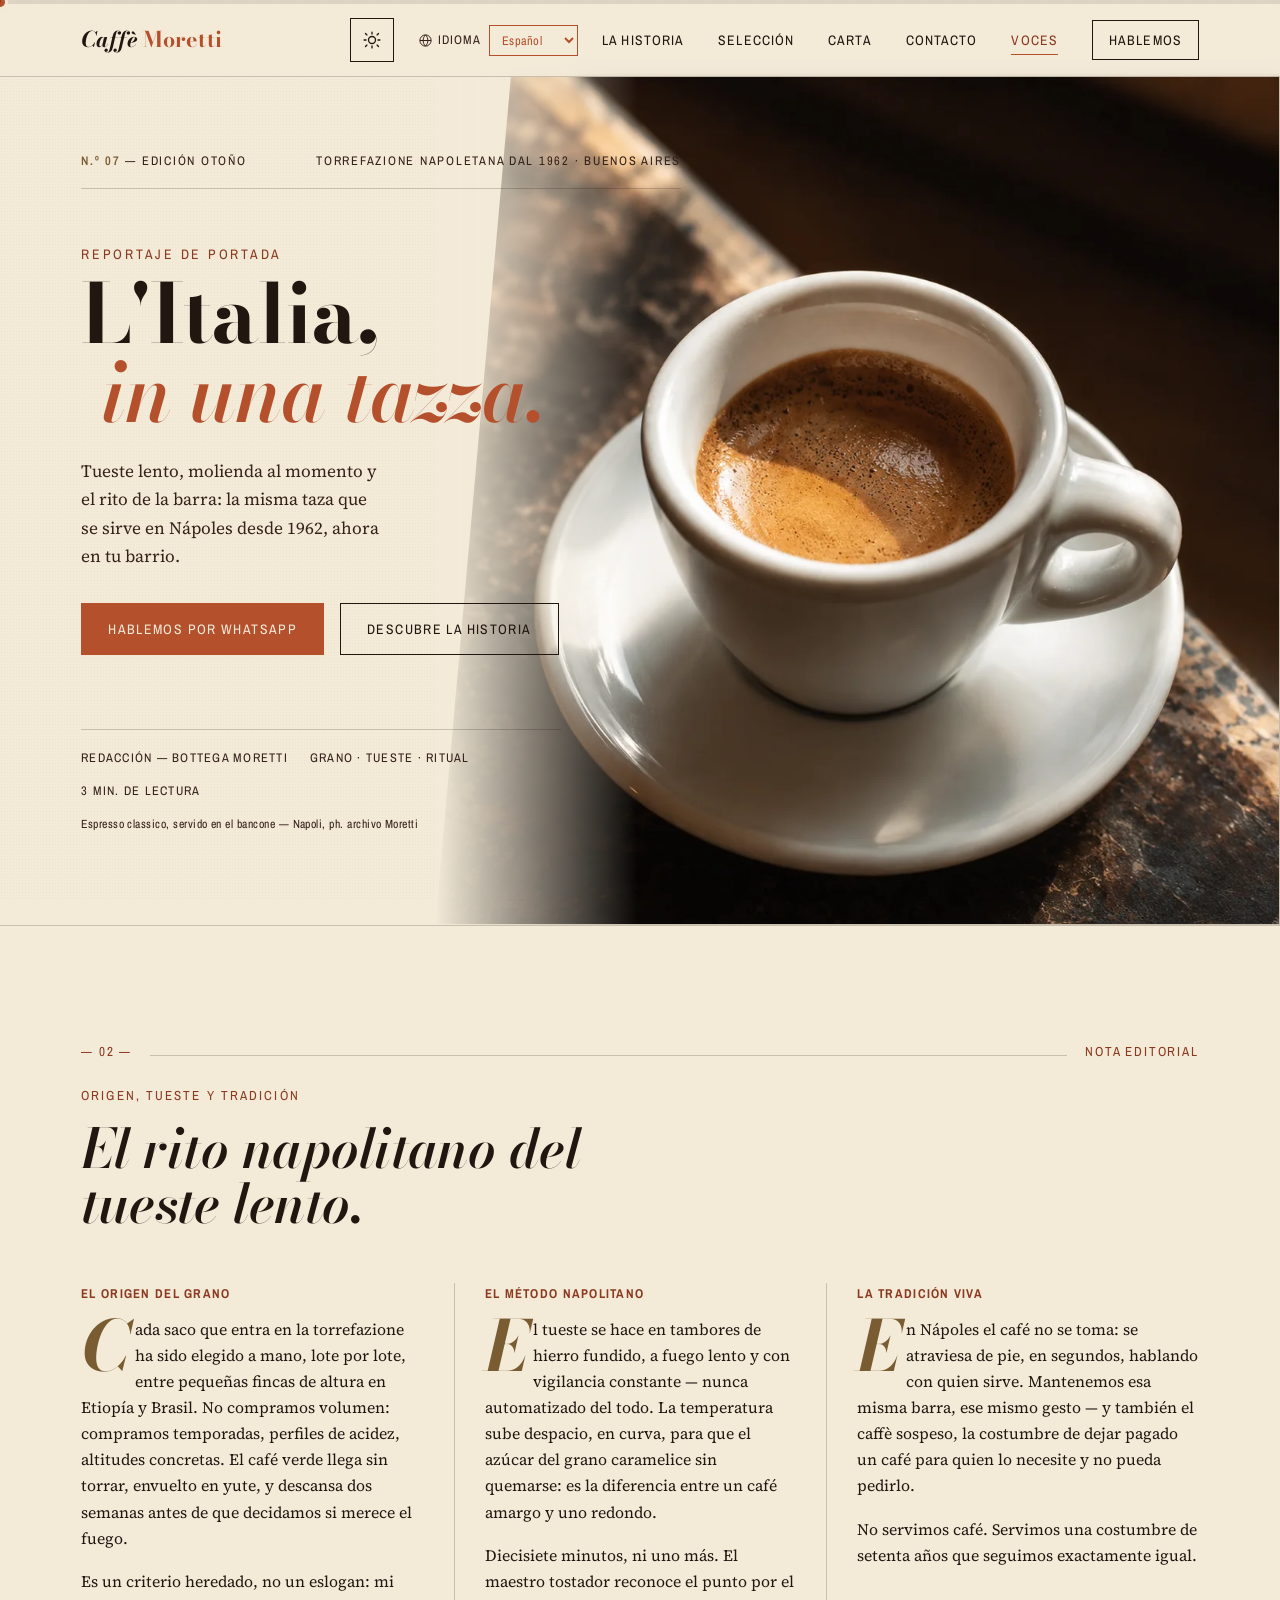
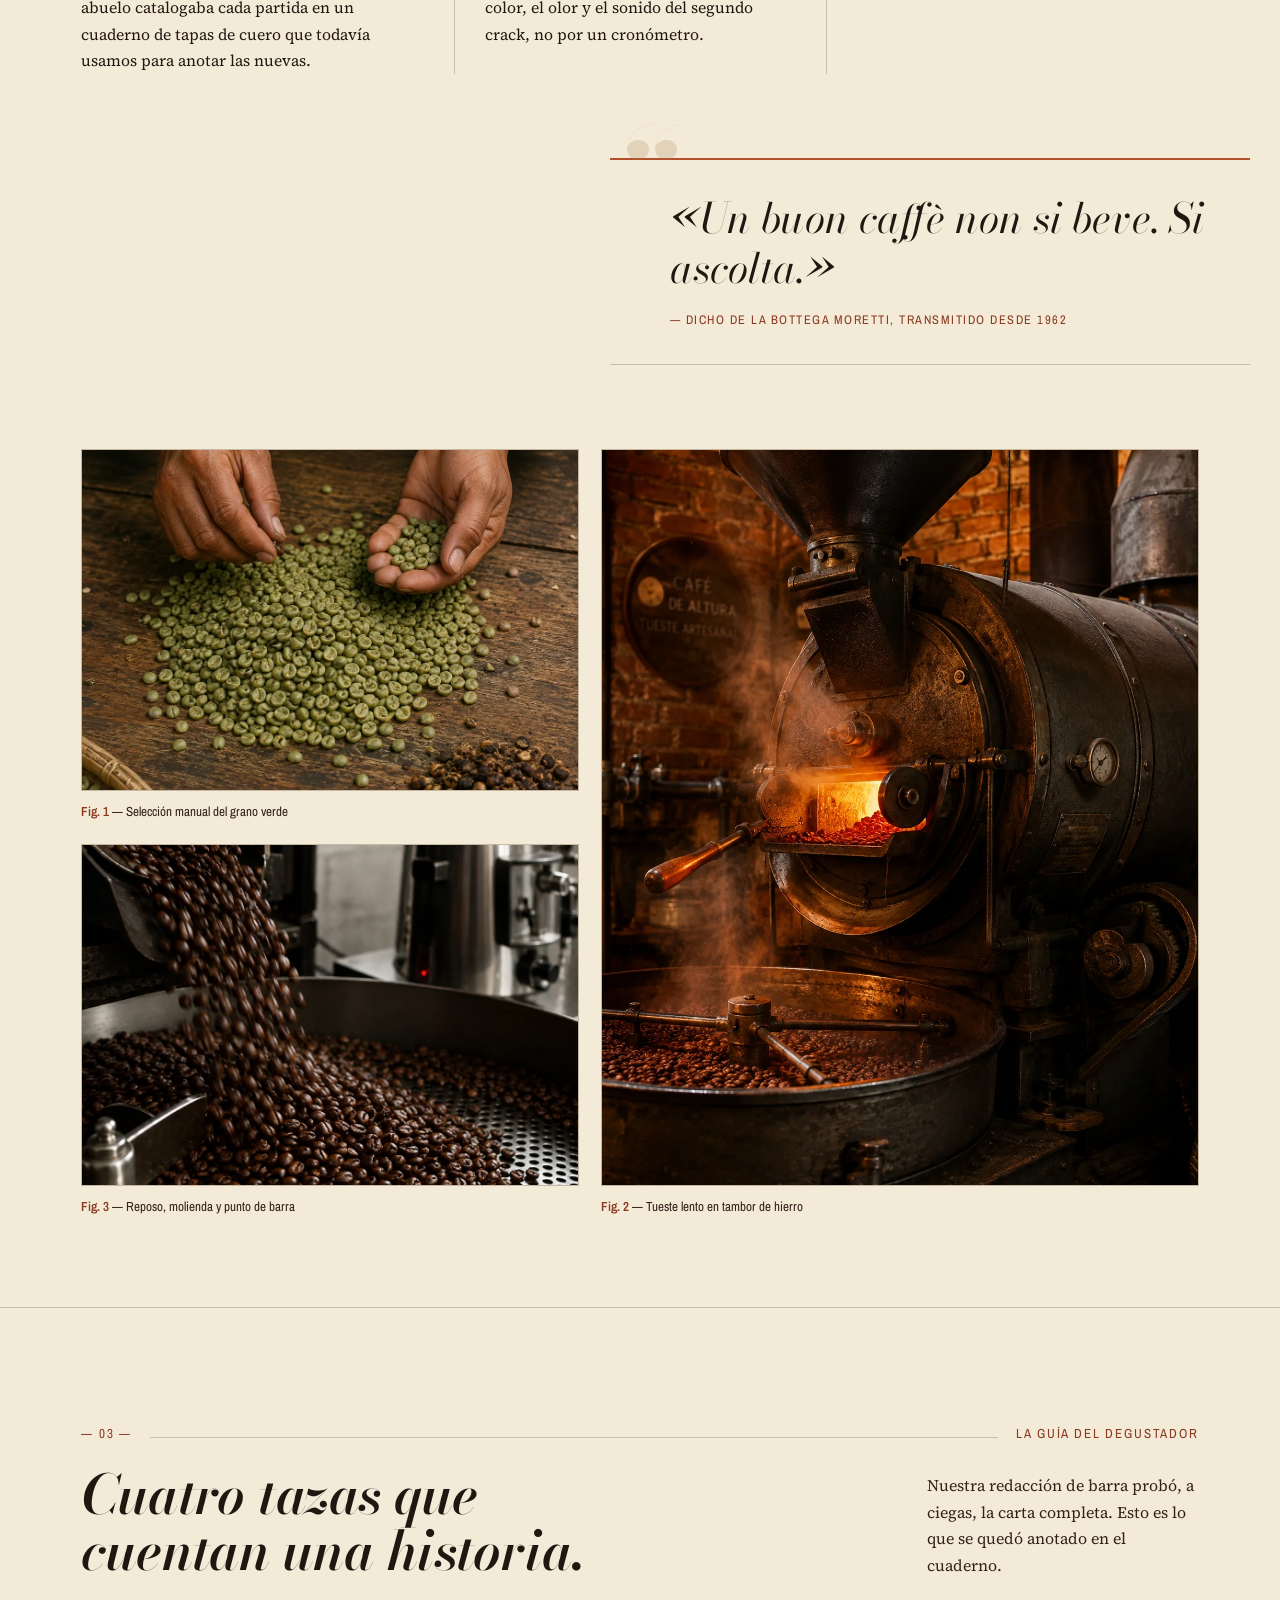
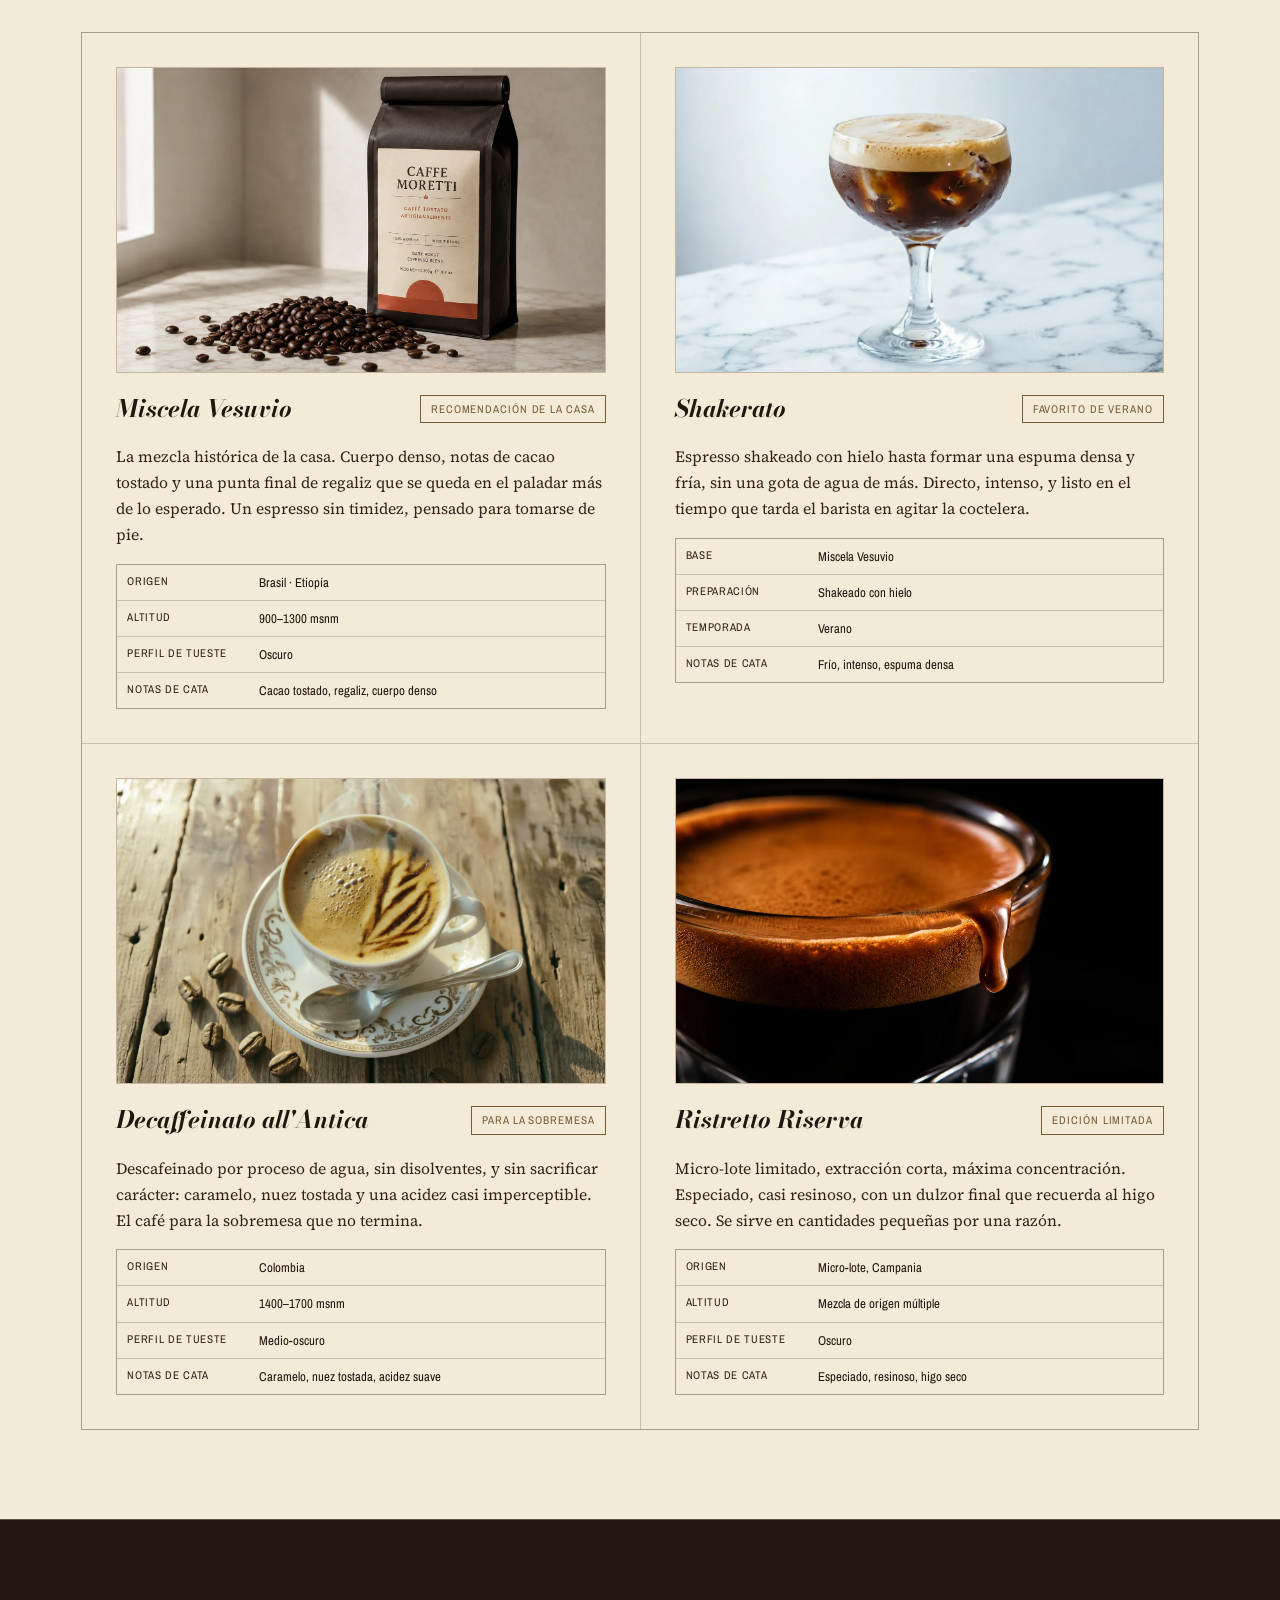
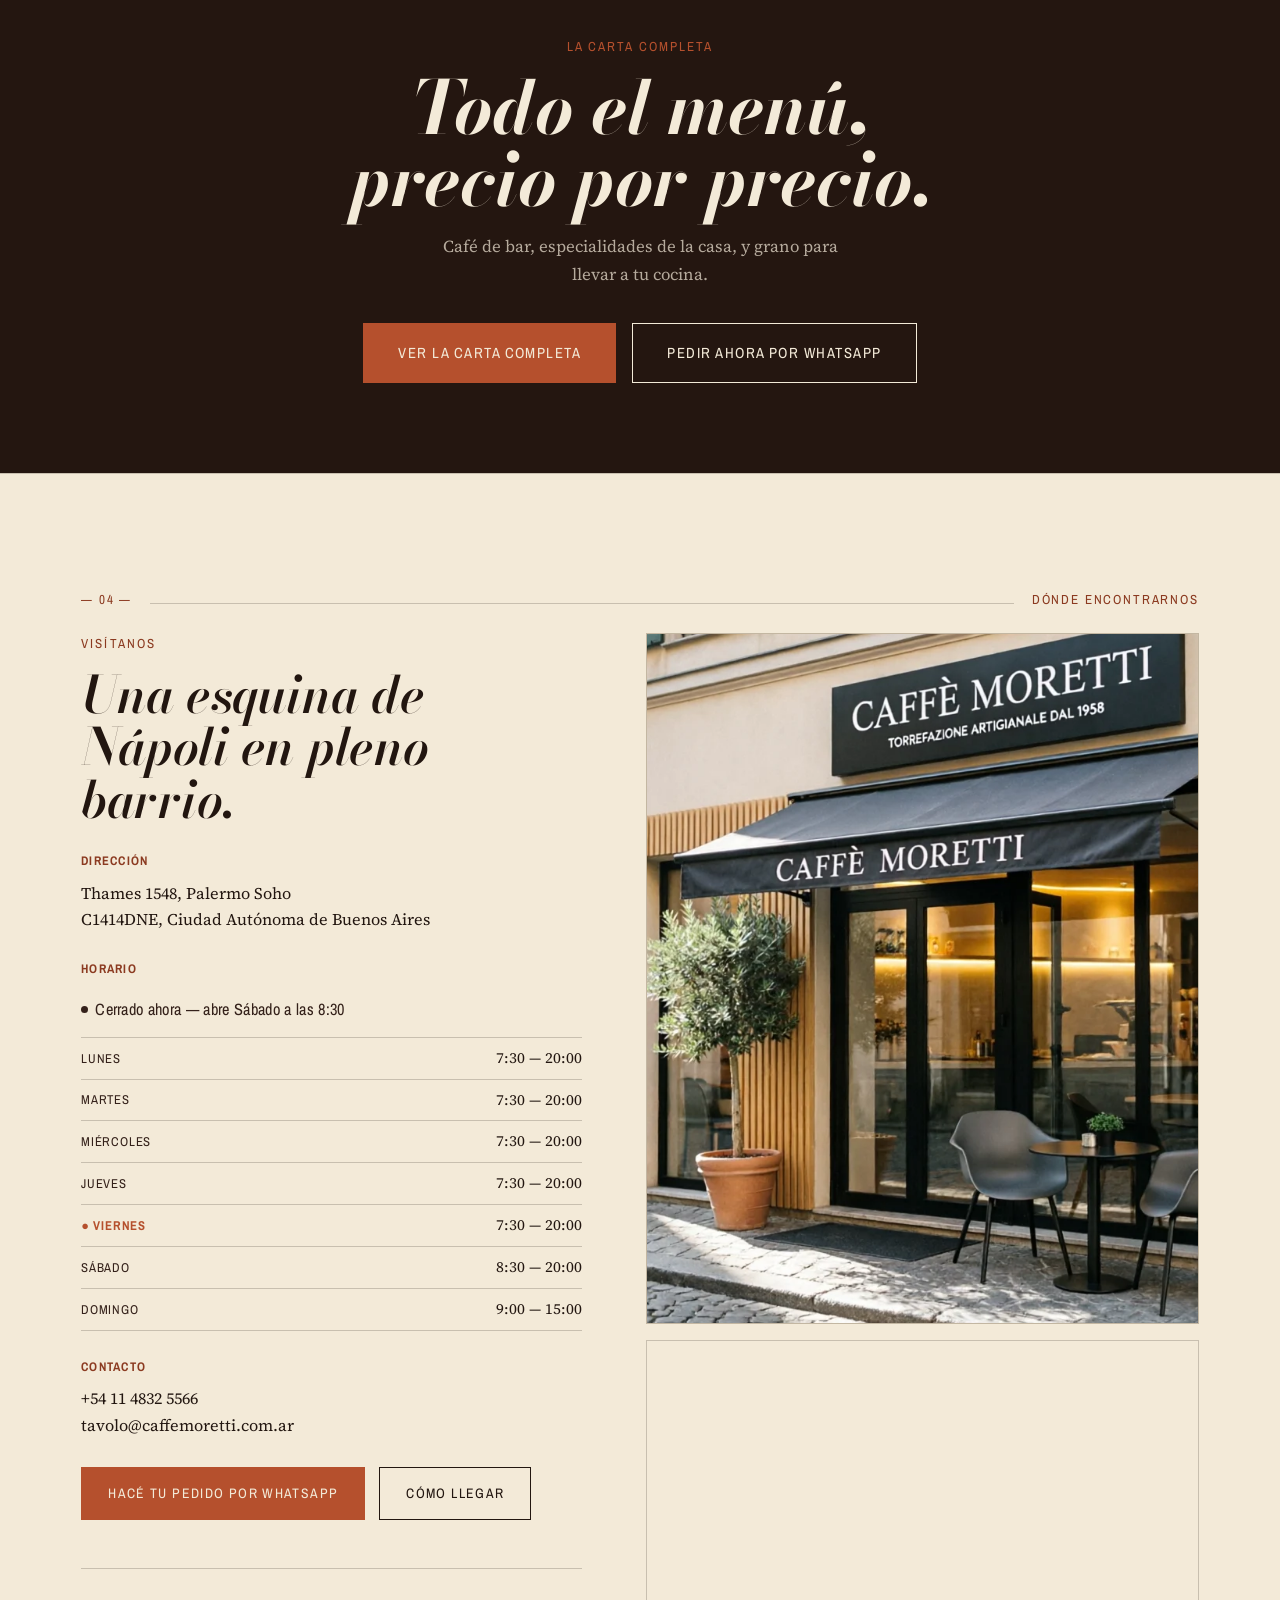
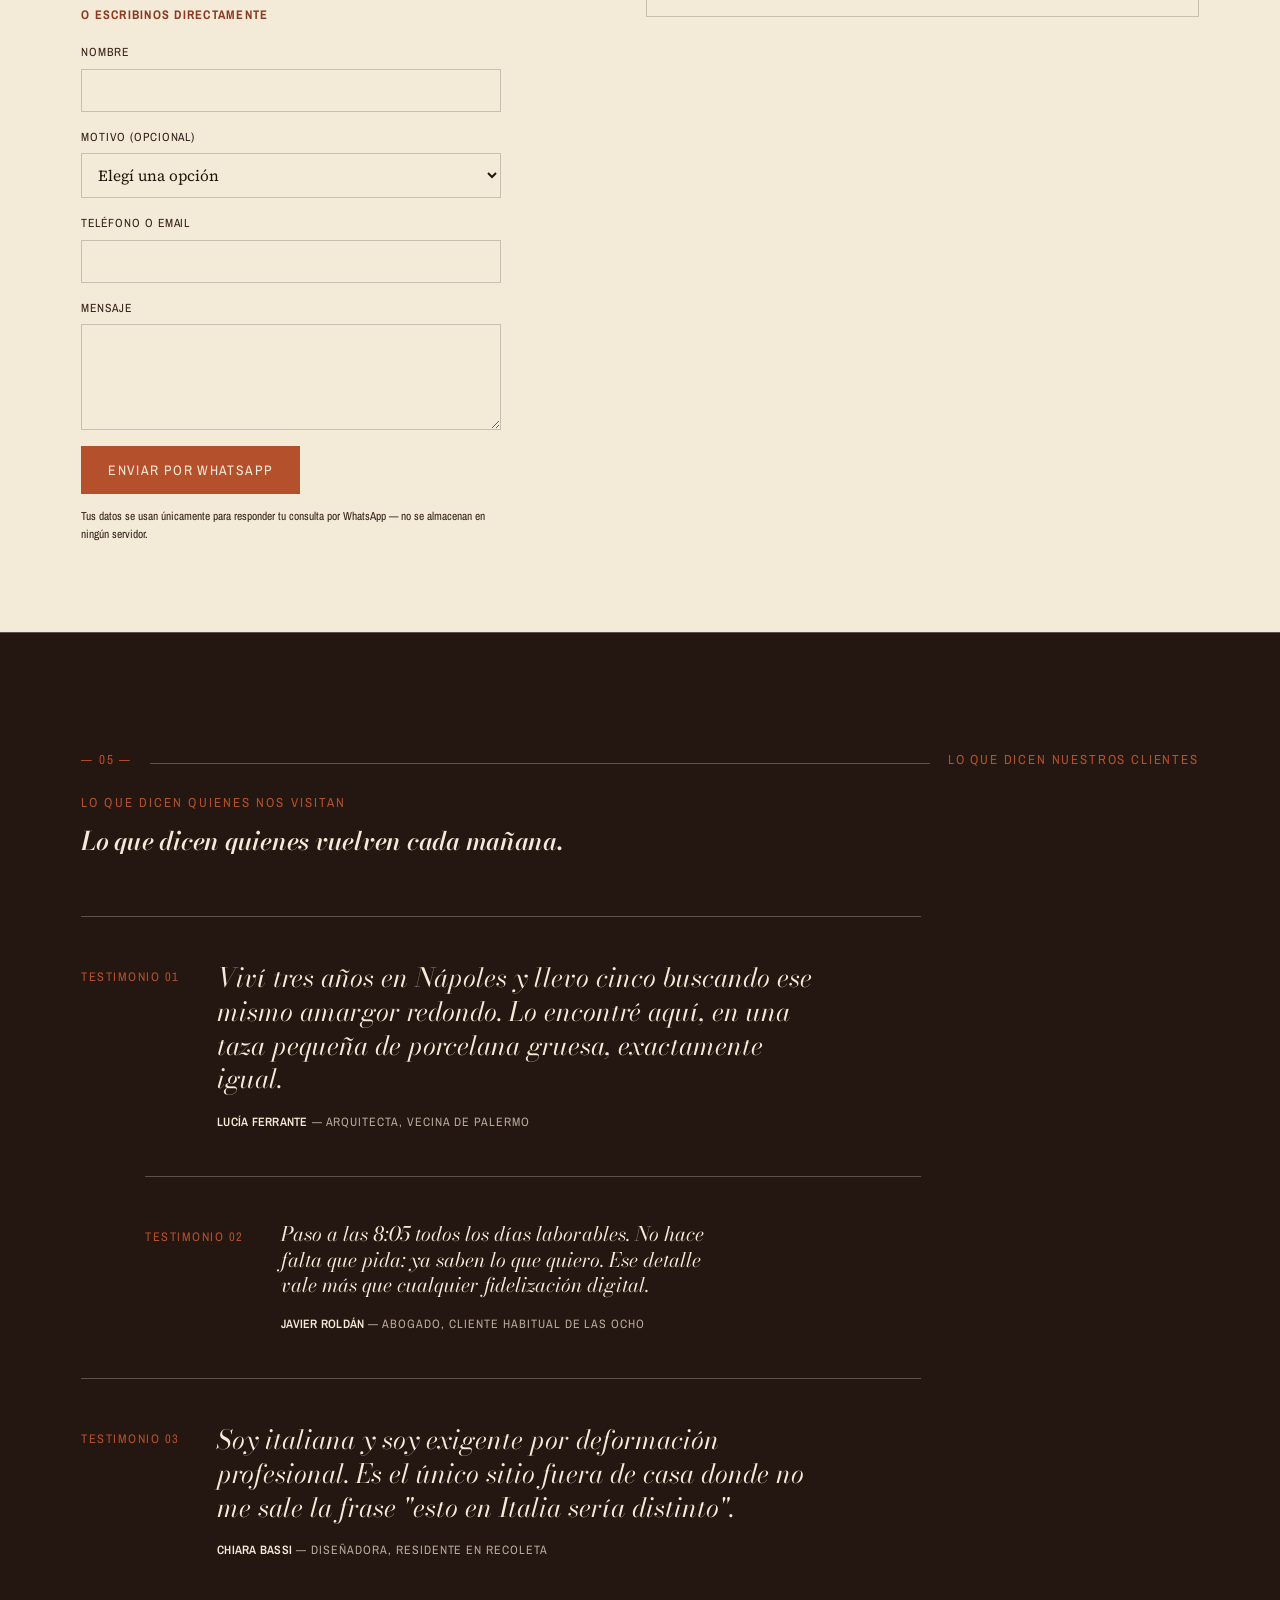
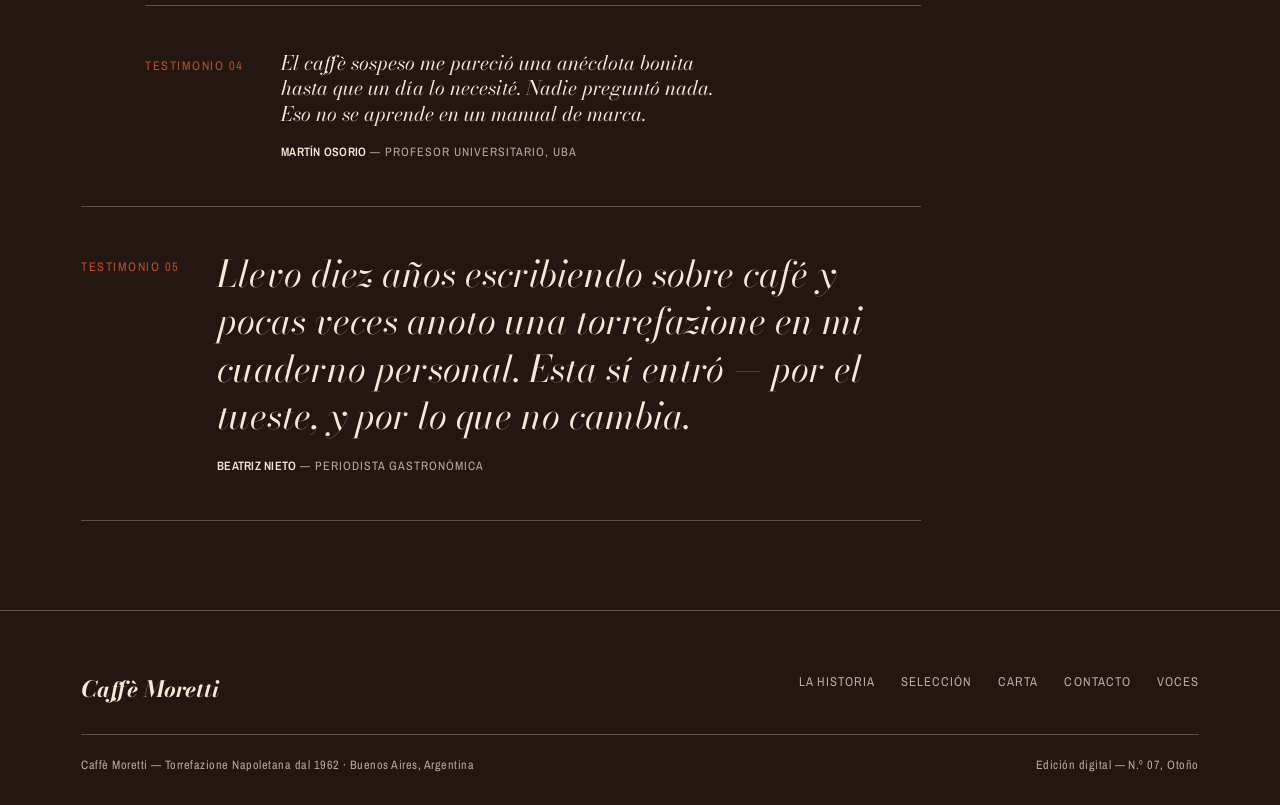
<file: index.html>
<!DOCTYPE html>
<html lang="es">
<head>
<meta charset="UTF-8">
<meta name="viewport" content="width=device-width, initial-scale=1.0">
<title>Caffè Moretti — Torrefazione Napoletana dal 1962 · Buenos Aires</title>
<meta name="description" content="Caffè Moretti. Tueste artesanal napolitano y tradición italiana auténtica, en el corazón de Palermo, Ciudad Autónoma de Buenos Aires.">
<link rel="canonical" href="https://lemuelabs.github.io/caffe-moretti/">

<!-- Favicon — inicial "M" en serif itálica dentro de un círculo, terracota sobre crema -->
<link rel="icon" href="assets/icons/favicon.svg" type="image/svg+xml">
<link rel="icon" href="assets/icons/favicon.ico" sizes="any">
<link rel="apple-touch-icon" href="assets/icons/apple-touch-icon.png">

<!-- Open Graph / Twitter Card -->
<!-- og:url apunta a la URL real del sitio en GitHub Pages -->
<meta property="og:type" content="website">
<meta property="og:url" content="https://lemuelabs.github.io/caffe-moretti/">
<meta property="og:title" content="Caffè Moretti — Torrefazione Napoletana dal 1962 · Buenos Aires">
<meta property="og:description" content="Caffè Moretti. Tueste artesanal napolitano y tradición italiana auténtica, en el corazón de Palermo, Ciudad Autónoma de Buenos Aires.">
<!-- og:image usa la URL absoluta del .webp del hero — los crawlers de
     WhatsApp/LinkedIn/etc. necesitan URL absoluta, no relativa, para poder
     ir a buscar la imagen. width/height/type son las dimensiones reales
     de ese archivo; si se re-exporta la foto con otro tamaño, actualizar
     estos tres valores también.
     Para máxima compatibilidad (algunos previsualizadores todavía no
     soportan WebP), lo ideal es exportar además una versión .jpg de esta
     misma foto en 1200×630px y apuntar acá a esa en vez del .webp. -->
<meta property="og:image" content="https://lemuelabs.github.io/caffe-moretti/assets/images/hero/cover-espresso-cup.webp">
<meta property="og:image:width" content="900">
<meta property="og:image:height" content="1200">
<meta property="og:image:type" content="image/webp">
<meta name="twitter:card" content="summary_large_image">
<meta name="twitter:title" content="Caffè Moretti — Torrefazione Napoletana dal 1962 · Buenos Aires">
<meta name="twitter:description" content="Caffè Moretti. Tueste artesanal napolitano y tradición italiana auténtica, en el corazón de Palermo, Ciudad Autónoma de Buenos Aires.">
<meta name="twitter:image" content="https://lemuelabs.github.io/caffe-moretti/assets/images/hero/cover-espresso-cup.webp">

<link rel="preconnect" href="https://fonts.googleapis.com">
<link rel="preconnect" href="https://fonts.gstatic.com" crossorigin>
<link href="https://fonts.googleapis.com/css2?family=Bodoni+Moda:ital,opsz,wght@0,6..96,700;1,6..96,400;1,6..96,600;1,6..96,700&family=Source+Serif+4:opsz,wght@8..60,400&family=Archivo+Narrow:wght@400;600&display=swap" rel="stylesheet">

<link rel="stylesheet" href="css/styles.css">
<script>
  /* Aplica el tema antes del primer paint para evitar flash de color.
     Prioridad: elección guardada por el usuario > preferencia del sistema. */
  (function(){
    try{
      var KEY = 'caffe-moretti-theme';
      var stored = localStorage.getItem(KEY);
      var wantsDark = stored ? stored === 'dark' : (window.matchMedia && window.matchMedia('(prefers-color-scheme: dark)').matches);
      if (wantsDark) document.documentElement.setAttribute('data-theme', 'dark');
    }catch(e){}
  })();
  /* Si venimos de un link con transición a pantalla negra (ver main.js),
     tapamos la página instantáneamente ANTES del primer paint — sin esto
     se vería un flash del contenido antes de que main.js pueda ocultarlo. */
  (function(){
    try{
      if (sessionStorage.getItem('cm-page-transition')) {
        document.documentElement.classList.add('is-entering');
      }
    }catch(e){}
  })();
</script>

<!-- Datos estructurados (Schema.org) para SEO local, con la URL real del sitio. -->
<script type="application/ld+json">
{
  "@context": "https://schema.org",
  "@type": "CafeOrCoffeeShop",
  "name": "Caffè Moretti",
  "image": "https://lemuelabs.github.io/caffe-moretti/assets/images/hero/cover-espresso-cup.webp",
  "url": "https://lemuelabs.github.io/caffe-moretti/",
  "telephone": "+54-11-4832-5566",
  "email": "tavolo@caffemoretti.com.ar",
  "priceRange": "$$",
  "servesCuisine": "Café italiano, especialidad",
  "address": {
    "@type": "PostalAddress",
    "streetAddress": "Thames 1548",
    "addressLocality": "Palermo Soho, Ciudad Autónoma de Buenos Aires",
    "postalCode": "C1414DNE",
    "addressCountry": "AR"
  },
  "openingHoursSpecification": [
    {
      "@type": "OpeningHoursSpecification",
      "dayOfWeek": ["Monday", "Tuesday", "Wednesday", "Thursday", "Friday"],
      "opens": "07:30",
      "closes": "20:00"
    },
    {
      "@type": "OpeningHoursSpecification",
      "dayOfWeek": "Saturday",
      "opens": "08:30",
      "closes": "20:00"
    },
    {
      "@type": "OpeningHoursSpecification",
      "dayOfWeek": "Sunday",
      "opens": "09:00",
      "closes": "15:00"
    }
  ]
}
</script>

<!-- Analítica — Plausible (privacy-friendly, sin cookies, cero backend propio).
     data-domain apunta al dominio real donde vive el sitio (GitHub Pages).
     Ojo: Plausible trackea por dominio completo, no por subcarpeta — si esta
     cuenta de GitHub Pages aloja más de un proyecto bajo lemuelabs.github.io,
     las estadísticas de todos esos proyectos se van a mezclar acá. Si eso
     importa, conviene un dominio propio (ej. subdominio) solo para este sitio. -->
<script defer data-domain="lemuelabs.github.io" src="https://plausible.io/js/script.js"></script>

<!-- Alternativa: Google Analytics 4 (descomentar y completar G-XXXXXXX si se prefiere GA4 en vez de Plausible) -->
<!--
<script async src="https://www.googletagmanager.com/gtag/js?id=G-XXXXXXX"></script>
<script>
  window.dataLayer = window.dataLayer || [];
  function gtag(){dataLayer.push(arguments);}
  gtag('js', new Date());
  gtag('config', 'G-XXXXXXX');
</script>
-->
</head>
<body>

<a href="#main-content" class="skip-link">Saltar al contenido principal</a>

<div class="page-transition" aria-hidden="true">
  <span class="page-transition-word">Caffè Moretti</span>
</div>

<!-- reading progress rail -->
<div class="progress-rail" aria-hidden="true">
  <div class="progress-fill" id="progressFill"></div>
</div>
<div class="progress-bean" id="progressBean" aria-hidden="true"></div>

<!-- ============ MASTHEAD ============ -->
<header class="masthead-bar">
  <div class="masthead-inner">
    <a href="#cover" class="mast-logo">Caffè <em>Moretti</em></a>
    <div class="masthead-actions">
      <button type="button" id="themeToggle" class="theme-toggle" aria-label="Cambiar a modo oscuro">
        <svg class="icon-sun" viewBox="0 0 24 24" fill="none" stroke="currentColor" stroke-width="1.6" stroke-linecap="round" aria-hidden="true">
          <circle cx="12" cy="12" r="4.2"/>
          <path d="M12 2.5v2.4M12 19.1v2.4M4.2 4.2l1.7 1.7M18.1 18.1l1.7 1.7M2.5 12h2.4M19.1 12h2.4M4.2 19.8l1.7-1.7M18.1 5.9l1.7-1.7"/>
        </svg>
        <svg class="icon-moon" viewBox="0 0 24 24" fill="none" stroke="currentColor" stroke-width="1.6" stroke-linecap="round" stroke-linejoin="round" aria-hidden="true">
          <path d="M20 14.2A8.4 8.4 0 1 1 9.8 4a6.6 6.6 0 0 0 10.2 10.2Z"/>
        </svg>
      </button>
      <div class="lang-switch">
        <label for="langSelect" class="lang-switch-label">
          <svg viewBox="0 0 24 24" fill="none" stroke="currentColor" stroke-width="1.6" aria-hidden="true">
            <circle cx="12" cy="12" r="9"/>
            <path d="M3 12h18M12 3c2.5 2.5 3.8 5.6 3.8 9s-1.3 6.5-3.8 9c-2.5-2.5-3.8-5.6-3.8-9s1.3-6.5 3.8-9Z"/>
          </svg>
          <span data-i18n="lang_label">Idioma</span>
        </label>
        <select id="langSelect" aria-label="Idioma">
          <option value="es">Español</option>
          <option value="en">English</option>
          <option value="pt-BR">Português</option>
        </select>
      </div>
      <input type="checkbox" id="navToggle" class="nav-toggle">
      <nav class="mast-nav">
        <a href="#storia" data-i18n="nav_historia">La Historia</a>
        <a href="#selezione" data-i18n="nav_seleccion">Selección</a>
        <a href="carta.html" data-i18n="nav_carta">Carta</a>
        <a href="#contatto" data-i18n="nav_contacto">Contacto</a>
        <a href="#voci" data-i18n="nav_voces">Voces</a>
        <a href="https://wa.me/5355530224" target="_blank" rel="noopener" class="mast-cta" data-i18n="nav_cta">Hablemos</a>
      </nav>
      <label for="navToggle" class="nav-toggle-label" aria-label="Abrir menú" aria-expanded="false">
        <span></span><span></span><span></span>
      </label>
    </div>
  </div>
</header>

<main id="main-content">

<!-- ============ 1. COVER / HERO ============ -->
<section class="cover" id="cover">

  <div class="cover-visual-bleed">
    <div class="cover-bleed-photo ph">
      <img class="ph-img" src="assets/images/hero/cover-espresso-cup.webp" loading="eager" data-i18n-attr="alt:img_alt_hero" alt="Taza de espresso italiano de porcelana blanca con crema densa, sobre una barra de mármol oscuro, luz natural cálida">
    </div>
  </div>

  <div class="container">

    <div class="cover-kicker-row">
      <span><span class="cover-kicker-num">N.º 07</span> — <span data-i18n="cover_kicker_edicion">Edición Otoño</span></span>
      <span>Torrefazione Napoletana dal 1962 · Buenos Aires</span>
    </div>

    <div class="cover-heading-wrap reveal">
      <p class="cover-eyebrow" data-i18n="cover_eyebrow">Reportaje de portada</p>
<!-- Titular intencionalmente en italiano — identidad de marca, no se traduce en ningún idioma -->
      <h1 class="cover-title headline-reveal">
        <span class="line1">L'Italia,</span>
        <span class="line2">in una tazza.</span>
      </h1>
      <p class="cover-sub" data-i18n="cover_sub">Tueste lento, molienda al momento y el rito de la barra: la misma taza que se sirve en Nápoles desde 1962, ahora en tu barrio.</p>
      <div class="cover-actions">
        <a href="https://wa.me/5355530224" target="_blank" rel="noopener" class="btn btn--solid" data-i18n="hero_cta">Hablemos por WhatsApp</a>
        <a href="#storia" class="btn btn--ghost" data-i18n="hero_cta_secondary">Descubre la historia</a>
      </div>
    </div>

    <div class="cover-byline reveal">
      <span data-i18n="cover_byline_1">Redacción — Bottega Moretti</span>
      <span data-i18n="cover_byline_2">Grano · Tueste · Ritual</span>
      <span data-i18n="cover_byline_3">3 min. de lectura</span>
    </div>
    <p class="cover-photo-credit" data-i18n="cover_photo_credit">Espresso classico, servido en el bancone — Napoli, ph. archivo Moretti</p>

  </div>
</section>

<!-- ============ 2. LA STORIA / EL PROCESO ============ -->
<section class="spread" id="storia">
  <div class="container">

    <div class="folio">
      <span class="folio-num">— 02 —</span>
      <span class="folio-rule"></span>
      <span data-i18n="folio_storia">Nota Editorial</span>
    </div>

    <div class="storia-head reveal">
      <p class="kicker" data-i18n="storia_kicker">Origen, tueste y tradición</p>
      <h2 class="headline headline-reveal" data-i18n="storia_h2">El rito napolitano del tueste lento.</h2>
    </div>

    <div class="article-grid reveal">
      <div class="article-col">
        <h3 data-i18n="storia_col1_h">El origen del grano</h3>
        <p data-i18n="storia_col1_p1">Cada saco que entra en la torrefazione ha sido elegido a mano, lote por lote, entre pequeñas fincas de altura en Etiopía y Brasil. No compramos volumen: compramos temporadas, perfiles de acidez, altitudes concretas. El café verde llega sin torrar, envuelto en yute, y descansa dos semanas antes de que decidamos si merece el fuego.</p>
        <p data-i18n="storia_col1_p2">Es un criterio heredado, no un eslogan: mi abuelo catalogaba cada partida en un cuaderno de tapas de cuero que todavía usamos para anotar las nuevas.</p>
      </div>
      <div class="article-col">
        <h3 data-i18n="storia_col2_h">El método napolitano</h3>
        <p data-i18n="storia_col2_p1">El tueste se hace en tambores de hierro fundido, a fuego lento y con vigilancia constante — nunca automatizado del todo. La temperatura sube despacio, en curva, para que el azúcar del grano caramelice sin quemarse: es la diferencia entre un café amargo y uno redondo.</p>
        <p data-i18n="storia_col2_p2">Diecisiete minutos, ni uno más. El maestro tostador reconoce el punto por el color, el olor y el sonido del segundo crack, no por un cronómetro.</p>
      </div>
      <div class="article-col">
        <h3 data-i18n="storia_col3_h">La tradición viva</h3>
        <p data-i18n="storia_col3_p1">En Nápoles el café no se toma: se atraviesa de pie, en segundos, hablando con quien sirve. Mantenemos esa misma barra, ese mismo gesto — y también el caffè sospeso, la costumbre de dejar pagado un café para quien lo necesite y no pueda pedirlo.</p>
        <p data-i18n="storia_col3_p2">No servimos café. Servimos una costumbre de setenta años que seguimos exactamente igual.</p>
      </div>
    </div>

    <div class="pull-quote reveal">
      <div class="pull-quote-inner">
        <!-- Cita en italiano — identidad de marca, no se traduce -->
        <p>«Un buon caffè non si beve. Si ascolta.»</p>
        <cite data-i18n="storia_quote_cite">— Dicho de la Bottega Moretti, transmitido desde 1962</cite>
      </div>
    </div>

    <div class="process-row reveal">
      <div class="process-item">
        <div class="ph"><img class="ph-img parallax-img" src="assets/images/proceso/fig-01-seleccion-grano.webp" loading="lazy" data-i18n-attr="alt:img_alt_fig1" alt="Manos seleccionando granos de café verde sobre una mesa de madera rústica"></div>
        <p class="process-fig"><b>Fig. 1</b> — <span data-i18n="storia_fig1">Selección manual del grano verde</span></p>
      </div>
      <div class="process-item">
        <div class="ph"><img class="ph-img parallax-img" src="assets/images/proceso/fig-02-tueste-tambor.webp" loading="lazy" data-i18n-attr="alt:img_alt_fig2" alt="Tambor de tueste de hierro fundido girando con resplandor cálido de brasas en una torrefacción artesanal"></div>
        <p class="process-fig"><b>Fig. 2</b> — <span data-i18n="storia_fig2">Tueste lento en tambor de hierro</span></p>
      </div>
      <div class="process-item">
        <div class="ph"><img class="ph-img parallax-img" src="assets/images/proceso/fig-03-reposo-molienda.webp" loading="lazy" data-i18n-attr="alt:img_alt_fig3" alt="Café recién tostado en grano sobre una bandeja metálica de enfriado, junto a un molinillo profesional"></div>
        <p class="process-fig"><b>Fig. 3</b> — <span data-i18n="storia_fig3">Reposo, molienda y punto de barra</span></p>
      </div>
    </div>

  </div>
</section>

<!-- ============ 3. SELEZIONE DESTACADA ============ -->
<section class="spread" id="selezione">
  <div class="container">

    <div class="folio">
      <span class="folio-num">— 03 —</span>
      <span class="folio-rule"></span>
      <span data-i18n="folio_selezione">La Guía del Degustador</span>
    </div>

    <div class="selezione-head reveal reveal-scale">
      <h2 class="headline headline-reveal" data-i18n="selezione_h2">Cuatro tazas que cuentan una historia.</h2>
      <p class="selezione-intro" data-i18n="selezione_intro">Nuestra redacción de barra probó, a ciegas, la carta completa. Esto es lo que se quedó anotado en el cuaderno.</p>
    </div>

    <div class="review-grid reveal">

      <article class="review-card">
        <div class="review-photo ph"><img class="ph-img parallax-img" src="assets/images/productos/miscela-vesuvio.webp" loading="lazy" data-i18n-attr="alt:img_alt_vesuvio" alt="Bolsa de café Miscela Vesuvio junto a granos de café oscuros esparcidos sobre mármol claro"></div>
        <div class="review-top">
          <h3 class="review-name">Miscela Vesuvio</h3>
          <span class="review-tag" data-i18n="tag_vesuvio">Recomendación de la casa</span>
        </div>
        <p class="review-text" data-i18n="review_vesuvio">La mezcla histórica de la casa. Cuerpo denso, notas de cacao tostado y una punta final de regaliz que se queda en el paladar más de lo esperado. Un espresso sin timidez, pensado para tomarse de pie.</p>
        <dl class="spec-sheet">
          <div class="spec-row"><dt data-i18n="spec_origen">Origen</dt><dd>Brasil · Etiopía</dd></div>
          <div class="spec-row"><dt data-i18n="spec_altitud">Altitud</dt><dd>900–1300 msnm</dd></div>
          <div class="spec-row"><dt data-i18n="spec_perfil">Perfil de tueste</dt><dd data-i18n="perfil_oscuro">Oscuro</dd></div>
          <div class="spec-row"><dt data-i18n="spec_notas">Notas de cata</dt><dd data-i18n="notas_vesuvio">Cacao tostado, regaliz, cuerpo denso</dd></div>
        </dl>
      </article>

      <article class="review-card">
        <div class="review-photo ph"><img class="ph-img parallax-img" src="assets/images/productos/shakerato.webp" loading="lazy" data-i18n-attr="alt:img_alt_shakerato" alt="Vaso de shakerato helado con espuma cremosa, gotas de condensación, fotografiado sobre mármol claro en un día de verano"></div>
        <div class="review-top">
          <h3 class="review-name">Shakerato</h3>
          <span class="review-tag" data-i18n="tag_shakerato">Favorito de verano</span>
        </div>
        <p class="review-text" data-i18n="review_shakerato">Espresso shakeado con hielo hasta formar una espuma densa y fría, sin una gota de agua de más. Directo, intenso, y listo en el tiempo que tarda el barista en agitar la coctelera.</p>
        <dl class="spec-sheet">
          <div class="spec-row"><dt data-i18n="spec_base">Base</dt><dd data-i18n="base_shakerato">Miscela Vesuvio</dd></div>
          <div class="spec-row"><dt data-i18n="spec_preparacion">Preparación</dt><dd data-i18n="prep_shakerato">Shakeado con hielo</dd></div>
          <div class="spec-row"><dt data-i18n="spec_temporada">Temporada</dt><dd data-i18n="temporada_shakerato">Verano</dd></div>
          <div class="spec-row"><dt data-i18n="spec_notas">Notas de cata</dt><dd data-i18n="notas_shakerato">Frío, intenso, espuma densa</dd></div>
        </dl>
      </article>

      <article class="review-card">
        <div class="review-photo ph"><img class="ph-img parallax-img" src="assets/images/productos/decaffeinato-antica.webp" loading="lazy" data-i18n-attr="alt:img_alt_decaf" alt="Taza de café junto a un terrón de azúcar moreno y una cucharilla de plata antigua sobre mesa clásica italiana"></div>
        <div class="review-top">
          <h3 class="review-name">Decaffeinato all'Antica</h3>
          <span class="review-tag" data-i18n="tag_decaf">Para la sobremesa</span>
        </div>
        <p class="review-text" data-i18n="review_decaf">Descafeinado por proceso de agua, sin disolventes, y sin sacrificar carácter: caramelo, nuez tostada y una acidez casi imperceptible. El café para la sobremesa que no termina.</p>
        <dl class="spec-sheet">
          <div class="spec-row"><dt data-i18n="spec_origen">Origen</dt><dd>Colombia</dd></div>
          <div class="spec-row"><dt data-i18n="spec_altitud">Altitud</dt><dd>1400–1700 msnm</dd></div>
          <div class="spec-row"><dt data-i18n="spec_perfil">Perfil de tueste</dt><dd data-i18n="perfil_mediooscuro">Medio-oscuro</dd></div>
          <div class="spec-row"><dt data-i18n="spec_notas">Notas de cata</dt><dd data-i18n="notas_decaf">Caramelo, nuez tostada, acidez suave</dd></div>
        </dl>
      </article>

      <article class="review-card">
        <div class="review-photo ph"><img class="ph-img parallax-img" src="assets/images/productos/ristretto-riserva.webp" loading="lazy" data-i18n-attr="alt:img_alt_ristretto" alt="Vaso pequeño de espresso ristretto con crema densa en primer plano macro sobre fondo oscuro dramático"></div>
        <div class="review-top">
          <h3 class="review-name">Ristretto Riserva</h3>
          <span class="review-tag" data-i18n="tag_ristretto">Edición limitada</span>
        </div>
        <p class="review-text" data-i18n="review_ristretto">Micro-lote limitado, extracción corta, máxima concentración. Especiado, casi resinoso, con un dulzor final que recuerda al higo seco. Se sirve en cantidades pequeñas por una razón.</p>
        <dl class="spec-sheet">
          <div class="spec-row"><dt data-i18n="spec_origen">Origen</dt><dd data-i18n="origen_ristretto">Micro-lote, Campania</dd></div>
          <div class="spec-row"><dt data-i18n="spec_altitud">Altitud</dt><dd data-i18n="altitud_ristretto">Mezcla de origen múltiple</dd></div>
          <div class="spec-row"><dt data-i18n="spec_perfil">Perfil de tueste</dt><dd data-i18n="perfil_oscuro">Oscuro</dd></div>
          <div class="spec-row"><dt data-i18n="spec_notas">Notas de cata</dt><dd data-i18n="notas_ristretto">Especiado, resinoso, higo seco</dd></div>
        </dl>
      </article>

    </div>
  </div>
</section>

<!-- ============ CARTA DESTACADA — atajo de compra, no decoración ============ -->
<section class="spread spread--dark carta-teaser" id="carta-teaser">
  <div class="container">
    <div class="carta-teaser-inner reveal reveal-scale">
      <p class="kicker" data-i18n="teaser_kicker">La carta completa</p>
      <h2 class="carta-teaser-title" data-i18n="teaser_title">Todo el menú, precio por precio.</h2>
      <p class="carta-teaser-sub" data-i18n="teaser_sub">Café de bar, especialidades de la casa, y grano para llevar a tu cocina.</p>
      <div class="carta-teaser-actions">
        <a href="carta.html" class="btn btn--solid btn--large" data-i18n="teaser_cta_ver">Ver la Carta completa</a>
        <a href="https://wa.me/5355530224?text=Hola!%20Quiero%20hacer%20un%20pedido." target="_blank" rel="noopener" class="btn btn--ghost btn--large" data-i18n="teaser_cta_pedir">Pedir ahora por WhatsApp</a>
      </div>
    </div>
  </div>
</section>

<!-- ============ 4. CONTACTO / UBICACIÓN ============ -->
<section class="spread" id="contatto">
  <div class="container">

    <div class="folio">
      <span class="folio-num">— 04 —</span>
      <span class="folio-rule"></span>
      <span data-i18n="folio_contatto">Dónde Encontrarnos</span>
    </div>

    <div class="contact-grid">

      <div class="contact-col reveal reveal-slide-right">
        <div class="contact-head">
          <p class="kicker" data-i18n="contatto_kicker">Visítanos</p>
          <h2 class="headline headline-reveal" data-i18n="contatto_h2">Una esquina de Nápoli en pleno barrio.</h2>
        </div>

        <div class="info-block">
          <h3 data-i18n="label_direccion">Dirección</h3>
          <p>Thames 1548, Palermo Soho<br>C1414DNE, Ciudad Autónoma de Buenos Aires</p>
        </div>

        <div class="info-block">
          <h3 data-i18n="label_horario">Horario</h3>
          <p class="hours-badge" id="hoursBadge" aria-live="polite"></p>
          <table class="hours-table" id="hoursTable">
            <tr data-day="1"><td data-i18n="dia_lunes">Lunes</td><td>7:30 — 20:00</td></tr>
            <tr data-day="2"><td data-i18n="dia_martes">Martes</td><td>7:30 — 20:00</td></tr>
            <tr data-day="3"><td data-i18n="dia_miercoles">Miércoles</td><td>7:30 — 20:00</td></tr>
            <tr data-day="4"><td data-i18n="dia_jueves">Jueves</td><td>7:30 — 20:00</td></tr>
            <tr data-day="5"><td data-i18n="dia_viernes">Viernes</td><td>7:30 — 20:00</td></tr>
            <tr data-day="6"><td data-i18n="dia_sabado">Sábado</td><td>8:30 — 20:00</td></tr>
            <tr data-day="0"><td data-i18n="dia_domingo">Domingo</td><td>9:00 — 15:00</td></tr>
          </table>
        </div>

        <div class="info-block">
          <h3 data-i18n="label_contacto">Contacto</h3>
          <p><a href="tel:+541148325566">+54 11 4832 5566</a><br><a href="mailto:tavolo@caffemoretti.com.ar">tavolo@caffemoretti.com.ar</a></p>
        </div>

        <div class="contact-actions">
          <a href="https://wa.me/5355530224" target="_blank" rel="noopener" class="btn btn--solid" data-i18n="contatto_cta_pedido">Hacé tu pedido por WhatsApp</a>
          <a href="https://maps.google.com/?q=Thames+1548,+Palermo,+Ciudad+Aut%C3%B3noma+de+Buenos+Aires,+Argentina" target="_blank" rel="noopener" class="btn btn--ghost" data-i18n="contatto_cta_llegar">Cómo llegar</a>
        </div>

        <div class="contact-form-block">
          <h3 data-i18n="form_titulo">o escribinos directamente</h3>
          <!-- Este formulario no envía datos a ningún servidor: el submit arma
               el texto del mensaje en JS y abre wa.me con todo precargado —
               la persona confirma el envío desde WhatsApp, no desde acá. -->
          <form id="contactForm" class="contact-form" novalidate>
            <div class="form-field">
              <label for="ccName" data-i18n="form_nombre">Nombre</label>
              <input type="text" id="ccName" name="nombre" autocomplete="name" required>
              <span class="form-error" data-i18n="form_error_requerido">Este campo es obligatorio.</span>
            </div>
            <div class="form-field">
              <label for="ccMotivo" data-i18n="form_motivo">Motivo (opcional)</label>
              <select id="ccMotivo" name="motivo">
                <option value="" data-i18n="form_motivo_placeholder">Elegí una opción</option>
                <option value="Consulta general" data-i18n="form_motivo_consulta">Consulta general</option>
                <option value="Pedido grande / evento" data-i18n="form_motivo_evento">Pedido grande / evento</option>
                <option value="Otro" data-i18n="form_motivo_otro">Otro</option>
              </select>
            </div>
            <div class="form-field">
              <label for="ccContact" data-i18n="form_contacto">Teléfono o email</label>
              <input type="text" id="ccContact" name="contacto" autocomplete="tel" required>
              <span class="form-error" data-i18n="form_error_requerido">Este campo es obligatorio.</span>
            </div>
            <div class="form-field">
              <label for="ccMessage" data-i18n="form_mensaje">Mensaje</label>
              <textarea id="ccMessage" name="mensaje" rows="4" required></textarea>
              <span class="form-error" data-i18n="form_error_requerido">Este campo es obligatorio.</span>
            </div>
            <!-- honeypot anti-bots: invisible por CSS (no display:none, para que
                 los bots más simples igual lo completen), nunca lo ve una persona -->
            <div class="form-field form-honeypot" aria-hidden="true">
              <label for="ccWebsite">Website</label>
              <input type="text" id="ccWebsite" name="website" tabindex="-1" autocomplete="off">
            </div>
            <button type="submit" class="btn btn--solid" data-i18n="form_enviar">Enviar por WhatsApp</button>
            <p class="form-confirm" id="formConfirm" role="status" aria-live="polite" data-i18n="form_confirmado">Se abrió WhatsApp con tu mensaje — confirmá el envío ahí.</p>
          </form>
          <p class="form-privacy" data-i18n="form_privacy">Tus datos se usan únicamente para responder tu consulta por WhatsApp — no se almacenan en ningún servidor.</p>
        </div>
      </div>

      <div class="contact-visual reveal reveal-delay-2">
        <div class="ph"><img class="ph-img parallax-img" src="assets/images/local/fachada-sala.webp" loading="lazy" data-i18n-attr="alt:img_alt_fachada" alt="Fachada de una cafetería italiana tradicional de barrio con toldo terracota y puerta de madera oscura"></div>
        <!-- Sustituir por un iframe de Google Maps real, no por una imagen generada -->
        <!-- Mapa real — Google Maps embed, sin API key. Actualizar la query si cambia la dirección -->
        <div class="map-embed">
          <iframe
            src="https://maps.google.com/maps?q=Thames%201548%2C%20Palermo%2C%20Ciudad%20Aut%C3%B3noma%20de%20Buenos%20Aires%2C%20Argentina&output=embed"
            width="100%" height="100%" style="border:0;"
            allowfullscreen loading="lazy"
            referrerpolicy="no-referrer-when-downgrade"
            title="Ubicación de Caffè Moretti — Thames 1548, Palermo, CABA">
          </iframe>
        </div>
      </div>

    </div>
  </div>
</section>

<!-- ============ 5. VOCI / TESTIMONIOS ============ -->
<section class="spread spread--dark" id="voci">
  <div class="container">

    <div class="folio">
      <span class="folio-num">— 05 —</span>
      <span class="folio-rule"></span>
      <span data-i18n="folio_voci">Lo que dicen nuestros clientes</span>
    </div>

    <div class="voci-head reveal reveal-slide-left">
      <p class="kicker" data-i18n="voci_kicker">Lo que dicen quienes nos visitan</p>
      <h2 class="headline headline-reveal" data-i18n="voci_h2">Lo que dicen quienes vuelven cada mañana.</h2>
    </div>

    <div class="voci-list reveal">

      <article class="voice-letter voice-letter--medium">
        <div class="voice-letter-meta"><span class="voice-letter-num" data-i18n="voci_num_1">Testimonio 01</span></div>
        <div class="voice-letter-body">
          <p class="voice-letter-text" data-i18n="voci_1_text">Viví tres años en Nápoles y llevo cinco buscando ese mismo amargor redondo. Lo encontré aquí, en una taza pequeña de porcelana gruesa, exactamente igual.</p>
          <p class="voice-letter-attr"><b>Lucía Ferrante</b> — <span data-i18n="voci_1_attr">Arquitecta, vecina de Palermo</span></p>
          <p class="voice-letter-note" data-i18n="voci_translated_note"></p>
        </div>
      </article>

      <article class="voice-letter voice-letter--minor">
        <div class="voice-letter-meta"><span class="voice-letter-num" data-i18n="voci_num_2">Testimonio 02</span></div>
        <div class="voice-letter-body">
          <p class="voice-letter-text" data-i18n="voci_2_text">Paso a las 8:05 todos los días laborables. No hace falta que pida: ya saben lo que quiero. Ese detalle vale más que cualquier fidelización digital.</p>
          <p class="voice-letter-attr"><b>Javier Roldán</b> — <span data-i18n="voci_2_attr">Abogado, cliente habitual de las ocho</span></p>
          <p class="voice-letter-note" data-i18n="voci_translated_note"></p>
        </div>
      </article>

      <article class="voice-letter voice-letter--medium">
        <div class="voice-letter-meta"><span class="voice-letter-num" data-i18n="voci_num_3">Testimonio 03</span></div>
        <div class="voice-letter-body">
          <p class="voice-letter-text" data-i18n="voci_3_text">Soy italiana y soy exigente por deformación profesional. Es el único sitio fuera de casa donde no me sale la frase "esto en Italia sería distinto".</p>
          <p class="voice-letter-attr"><b>Chiara Bassi</b> — <span data-i18n="voci_3_attr">Diseñadora, residente en Recoleta</span></p>
          <p class="voice-letter-note" data-i18n="voci_translated_note"></p>
        </div>
      </article>

      <article class="voice-letter voice-letter--minor">
        <div class="voice-letter-meta"><span class="voice-letter-num" data-i18n="voci_num_4">Testimonio 04</span></div>
        <div class="voice-letter-body">
          <p class="voice-letter-text" data-i18n="voci_4_text">El caffè sospeso me pareció una anécdota bonita hasta que un día lo necesité. Nadie preguntó nada. Eso no se aprende en un manual de marca.</p>
          <p class="voice-letter-attr"><b>Martín Osorio</b> — <span data-i18n="voci_4_attr">Profesor universitario, UBA</span></p>
          <p class="voice-letter-note" data-i18n="voci_translated_note"></p>
        </div>
      </article>

      <article class="voice-letter voice-letter--major">
        <div class="voice-letter-meta"><span class="voice-letter-num" data-i18n="voci_num_5">Testimonio 05</span></div>
        <div class="voice-letter-body">
          <p class="voice-letter-text" data-i18n="voci_5_text">Llevo diez años escribiendo sobre café y pocas veces anoto una torrefazione en mi cuaderno personal. Esta sí entró — por el tueste, y por lo que no cambia.</p>
          <p class="voice-letter-attr"><b>Beatriz Nieto</b> — <span data-i18n="voci_5_attr">Periodista gastronómica</span></p>
          <p class="voice-letter-note" data-i18n="voci_translated_note"></p>
        </div>
      </article>

    </div>
  </div>
</section>

</main>

<!-- ============ FOOTER ============ -->
<footer class="site-footer">
  <div class="container">
    <div class="footer-top">
      <span class="footer-logo">Caffè Moretti</span>
      <nav class="footer-links">
        <a href="#storia" data-i18n="nav_historia">La Historia</a>
        <a href="#selezione" data-i18n="nav_seleccion">Selección</a>
        <a href="carta.html" data-i18n="nav_carta">Carta</a>
        <a href="#contatto" data-i18n="nav_contacto">Contacto</a>
        <a href="#voci" data-i18n="nav_voces">Voces</a>
      </nav>
    </div>
    <div class="footer-bottom">
      <span>Caffè Moretti — Torrefazione Napoletana dal 1962 · Buenos Aires, Argentina</span>
      <span data-i18n="footer_edicion">Edición digital — N.º 07, Otoño</span>
    </div>
  </div>
</footer>

<script src="js/i18n.js"></script>
<script src="js/main.js"></script>
</body>
</html>
</file>
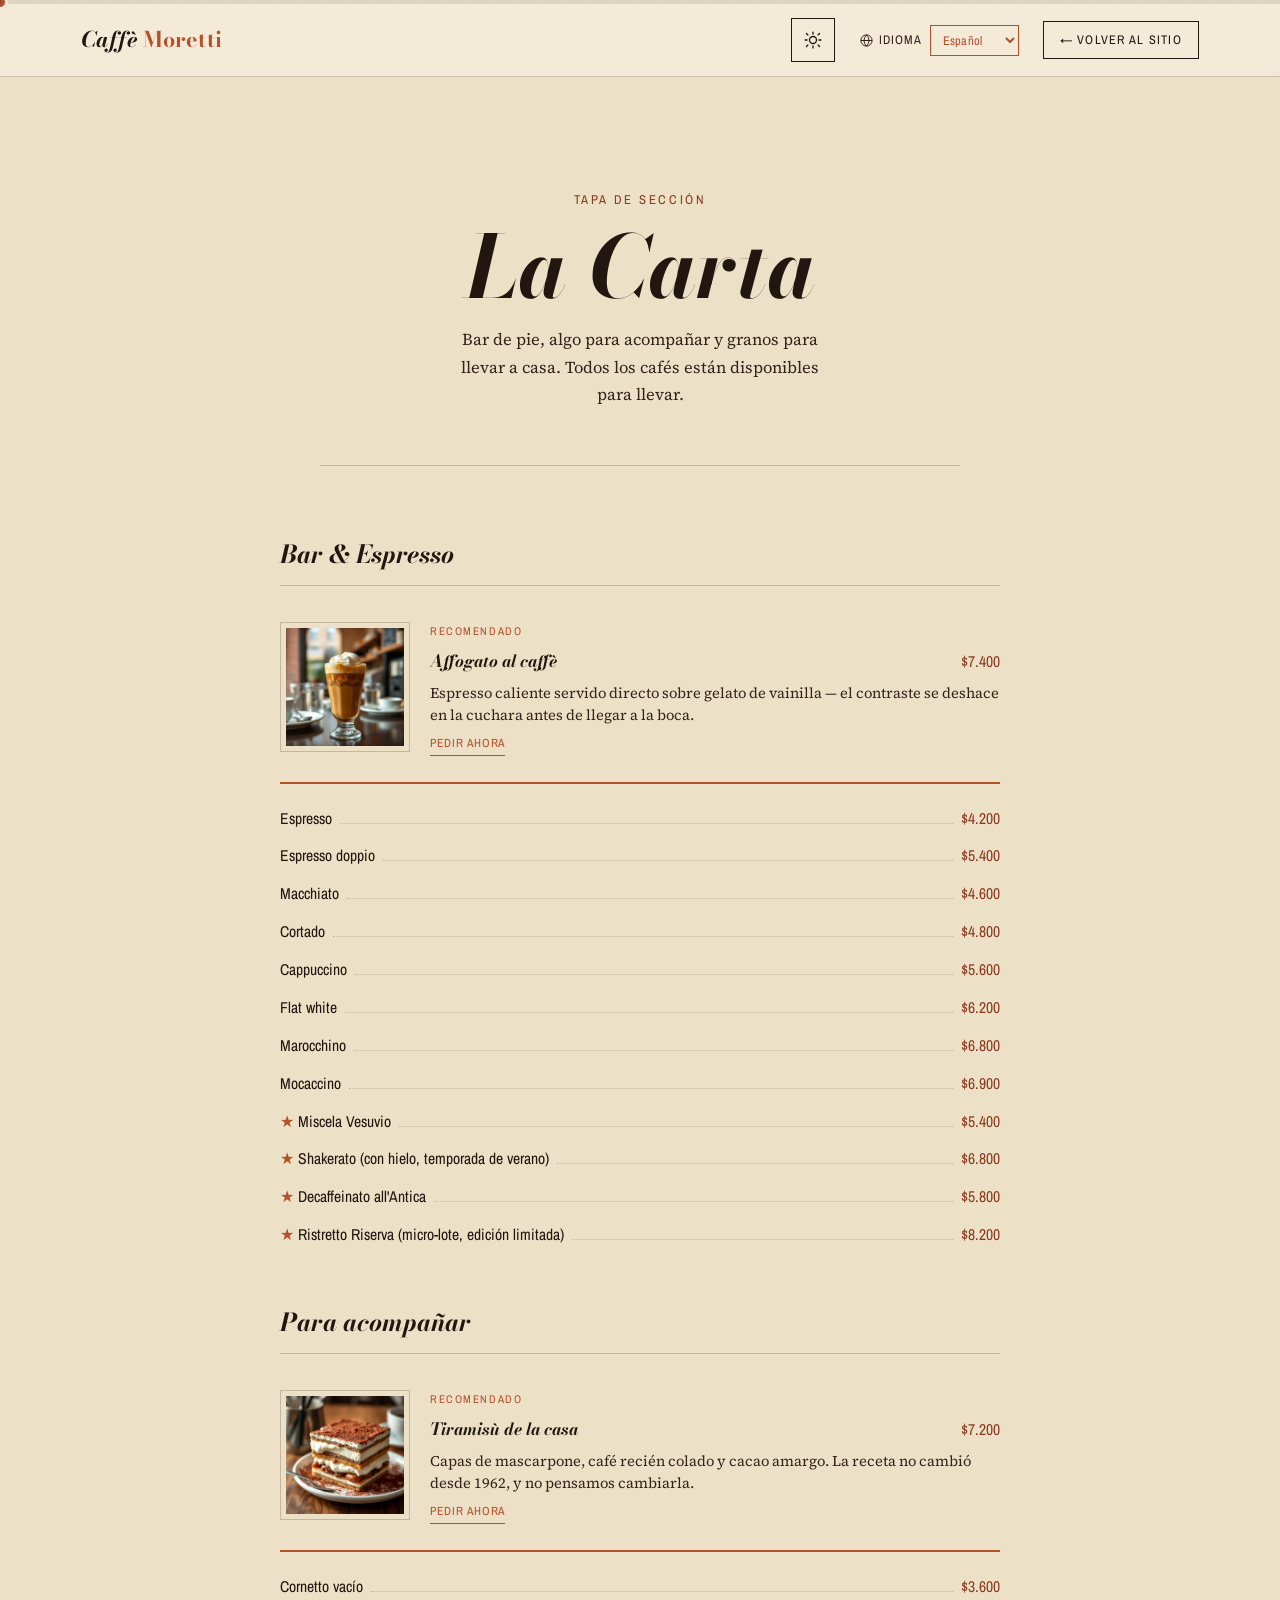
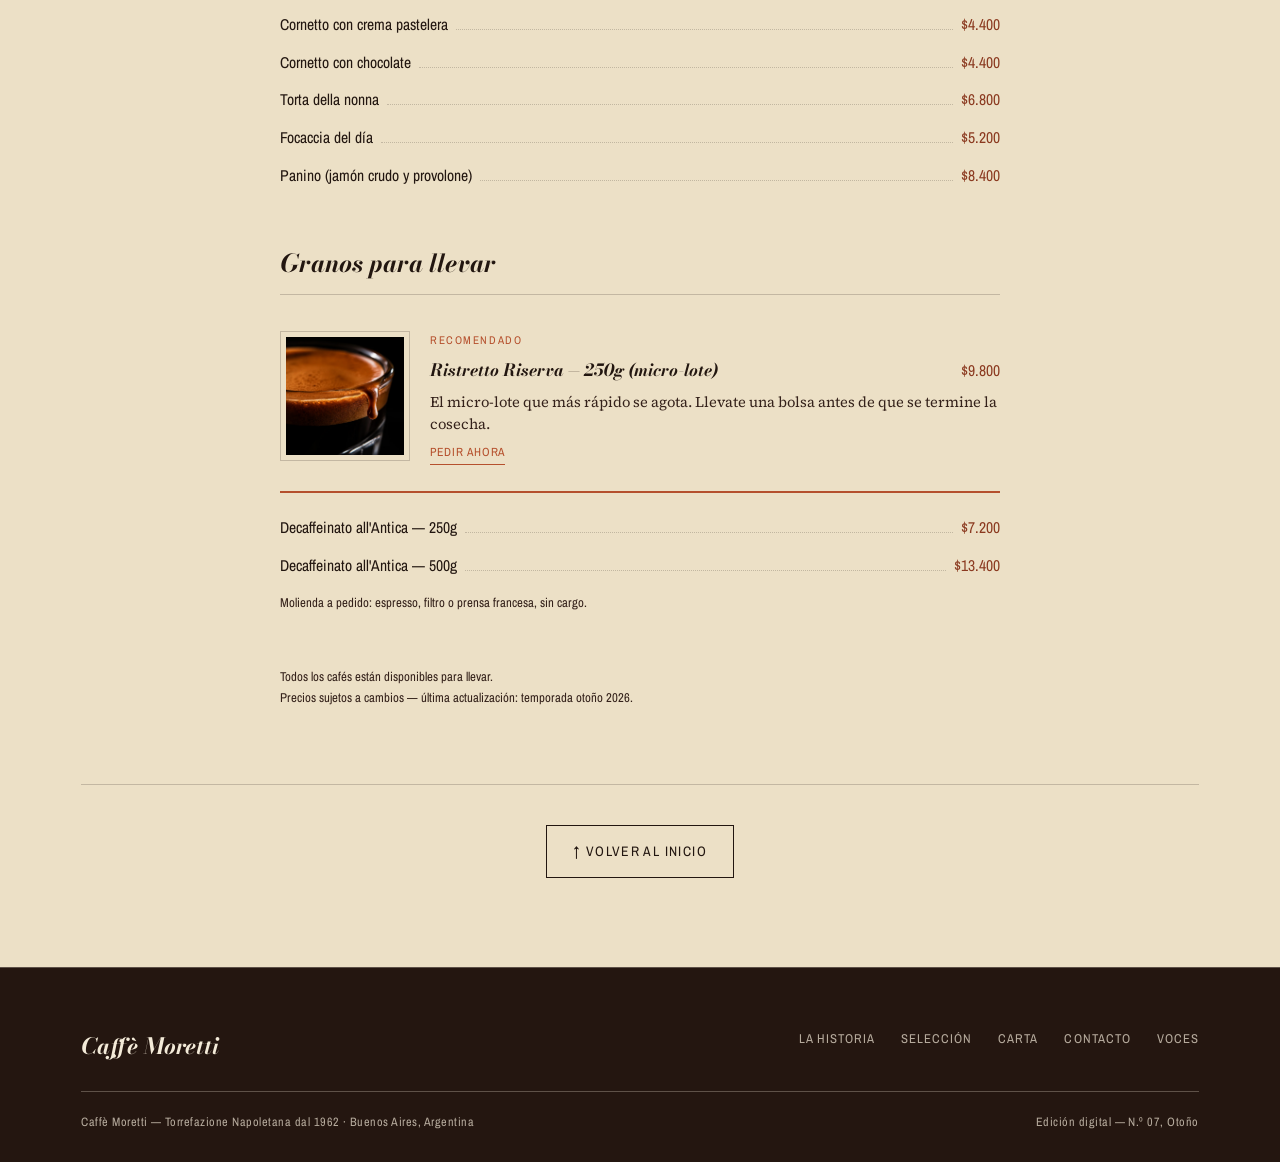
<file: carta.html>
<!DOCTYPE html>
<html lang="es">
<head>
<meta charset="UTF-8">
<meta name="viewport" content="width=device-width, initial-scale=1.0">
<title>La Carta — Caffè Moretti</title>
<meta name="description" content="La carta de Caffè Moretti: bar de pie, especialidades de la casa y algo para acompañar, en Palermo, Buenos Aires.">
<link rel="canonical" href="https://lemuelabs.github.io/caffe-moretti/carta.html">

<!-- Favicon — inicial "M" en serif itálica dentro de un círculo, terracota sobre crema -->
<link rel="icon" href="assets/icons/favicon.svg" type="image/svg+xml">
<link rel="icon" href="assets/icons/favicon.ico" sizes="any">
<link rel="apple-touch-icon" href="assets/icons/apple-touch-icon.png">

<!-- Open Graph / Twitter Card -->
<meta property="og:type" content="website">
<meta property="og:url" content="https://lemuelabs.github.io/caffe-moretti/carta.html">
<meta property="og:title" content="La Carta — Caffè Moretti">
<meta property="og:description" content="La carta de Caffè Moretti: bar de pie, especialidades de la casa y algo para acompañar, en Palermo, Buenos Aires.">
<meta property="og:image" content="https://lemuelabs.github.io/caffe-moretti/assets/images/hero/cover-espresso-cup.webp">
<meta property="og:image:width" content="900">
<meta property="og:image:height" content="1200">
<meta property="og:image:type" content="image/webp">
<meta name="twitter:card" content="summary_large_image">
<meta name="twitter:title" content="La Carta — Caffè Moretti">
<meta name="twitter:description" content="La carta de Caffè Moretti: bar de pie, especialidades de la casa y algo para acompañar, en Palermo, Buenos Aires.">
<meta name="twitter:image" content="https://lemuelabs.github.io/caffe-moretti/assets/images/hero/cover-espresso-cup.webp">

<link rel="preconnect" href="https://fonts.googleapis.com">
<link rel="preconnect" href="https://fonts.gstatic.com" crossorigin>
<link href="https://fonts.googleapis.com/css2?family=Bodoni+Moda:ital,opsz,wght@0,6..96,700;1,6..96,400;1,6..96,600;1,6..96,700&family=Source+Serif+4:opsz,wght@8..60,400&family=Archivo+Narrow:wght@400;600&display=swap" rel="stylesheet">

<link rel="stylesheet" href="css/styles.css">
<script>
  /* Aplica el tema antes del primer paint para evitar flash de color.
     Prioridad: elección guardada por el usuario > preferencia del sistema. */
  (function(){
    try{
      var KEY = 'caffe-moretti-theme';
      var stored = localStorage.getItem(KEY);
      var wantsDark = stored ? stored === 'dark' : (window.matchMedia && window.matchMedia('(prefers-color-scheme: dark)').matches);
      if (wantsDark) document.documentElement.setAttribute('data-theme', 'dark');
    }catch(e){}
  })();
  (function(){
    try{
      if (sessionStorage.getItem('cm-page-transition')) {
        document.documentElement.classList.add('is-entering');
      }
    }catch(e){}
  })();
</script>

<!-- Analítica — Plausible (privacy-friendly, sin cookies, cero backend propio).
     data-domain apunta al dominio real donde vive el sitio (GitHub Pages).
     Ojo: Plausible trackea por dominio completo, no por subcarpeta — si esta
     cuenta de GitHub Pages aloja más de un proyecto bajo lemuelabs.github.io,
     las estadísticas de todos esos proyectos se van a mezclar acá. Si eso
     importa, conviene un dominio propio (ej. subdominio) solo para este sitio. -->
<script defer data-domain="lemuelabs.github.io" src="https://plausible.io/js/script.js"></script>
</head>
<body>

<a href="#main-content" class="skip-link">Saltar al contenido principal</a>

<div class="page-transition" aria-hidden="true">
  <span class="page-transition-word">Caffè Moretti</span>
</div>

<!-- reading progress rail -->
<div class="progress-rail" aria-hidden="true">
  <div class="progress-fill" id="progressFill"></div>
</div>
<div class="progress-bean" id="progressBean" aria-hidden="true"></div>

<!-- ============ HEADER SIMPLE — no es el masthead completo del sitio, esto es otra página ============ -->
<header class="masthead-bar">
  <div class="masthead-inner">
    <a href="index.html" class="mast-logo">Caffè <em>Moretti</em></a>
    <div class="masthead-actions">
      <button type="button" id="themeToggle" class="theme-toggle" aria-label="Cambiar a modo oscuro">
        <svg class="icon-sun" viewBox="0 0 24 24" fill="none" stroke="currentColor" stroke-width="1.6" stroke-linecap="round" aria-hidden="true">
          <circle cx="12" cy="12" r="4.2"/>
          <path d="M12 2.5v2.4M12 19.1v2.4M4.2 4.2l1.7 1.7M18.1 18.1l1.7 1.7M2.5 12h2.4M19.1 12h2.4M4.2 19.8l1.7-1.7M18.1 5.9l1.7-1.7"/>
        </svg>
        <svg class="icon-moon" viewBox="0 0 24 24" fill="none" stroke="currentColor" stroke-width="1.6" stroke-linecap="round" stroke-linejoin="round" aria-hidden="true">
          <path d="M20 14.2A8.4 8.4 0 1 1 9.8 4a6.6 6.6 0 0 0 10.2 10.2Z"/>
        </svg>
      </button>
      <div class="lang-switch">
        <label for="langSelect" class="lang-switch-label">
          <svg viewBox="0 0 24 24" fill="none" stroke="currentColor" stroke-width="1.6" aria-hidden="true">
            <circle cx="12" cy="12" r="9"/>
            <path d="M3 12h18M12 3c2.5 2.5 3.8 5.6 3.8 9s-1.3 6.5-3.8 9c-2.5-2.5-3.8-5.6-3.8-9s1.3-6.5 3.8-9Z"/>
          </svg>
          <span data-i18n="lang_label">Idioma</span>
        </label>
        <select id="langSelect" aria-label="Idioma">
          <option value="es">Español</option>
          <option value="en">English</option>
          <option value="pt-BR">Português</option>
        </select>
      </div>
      <a href="index.html" class="btn btn--ghost carta-back-link" data-i18n="carta_volver">← Volver al sitio</a>
    </div>
  </div>
</header>

<main id="main-content">
<section class="spread carta-page" id="carta">
  <div class="container">

    <div class="carta-cover">
      <p class="carta-kicker" data-i18n="carta_tapa">Tapa de sección</p>
      <h1 class="carta-title">La Carta</h1>
      <p class="carta-subtitle" data-i18n="carta_subtitulo">Bar de pie, algo para acompañar y granos para llevar a casa. Todos los cafés están disponibles para llevar.</p>
    </div>

    <!-- ACTUALIZAR PRECIOS: los valores en $ de esta sección son de referencia
         (mercado de café de especialidad en Buenos Aires, otoño 2026). Ajustalos
         acá antes de publicar — es el único lugar del sitio donde viven. -->

    <div class="menu-category">
      <h2 class="menu-category-title" data-i18n="carta_cat_bar">Bar & Espresso</h2>

      <div class="menu-recommended">
        <div class="menu-item-photo ph"><img class="ph-img" src="assets/images/productos/affogato.webp" loading="lazy" data-i18n-attr="alt:img_alt_affogato" alt="Vaso de affogato al caffè, espresso caliente servido sobre gelato de vainilla, con vapor visible"></div>
        <div class="menu-item-body">
          <span class="menu-recommended-eyebrow" data-i18n="carta_recomendado">Recomendado</span>
          <div class="menu-item-top">
            <span class="menu-name">Affogato al caffè</span>
            <span class="menu-price">$7.400</span>
          </div>
          <p class="menu-item-desc" data-i18n="featured_affogato">Espresso caliente servido directo sobre gelato de vainilla — el contraste se deshace en la cuchara antes de llegar a la boca.</p>
          <a href="https://wa.me/5355530224?text=Hola!%20Quiero%20pedir%20un%20Affogato%20al%20caff%C3%A8." target="_blank" rel="noopener" class="menu-item-cta" data-i18n="carta_pedir_ahora">Pedir ahora</a>
        </div>
      </div>

      <ul class="menu-list">
        <li class="menu-item"><span class="menu-name">Espresso</span><span class="menu-leader"></span><span class="menu-price">$4.200</span></li>
        <li class="menu-item"><span class="menu-name">Espresso doppio</span><span class="menu-leader"></span><span class="menu-price">$5.400</span></li>
        <li class="menu-item"><span class="menu-name">Macchiato</span><span class="menu-leader"></span><span class="menu-price">$4.600</span></li>
        <li class="menu-item"><span class="menu-name">Cortado</span><span class="menu-leader"></span><span class="menu-price">$4.800</span></li>
        <li class="menu-item"><span class="menu-name">Cappuccino</span><span class="menu-leader"></span><span class="menu-price">$5.600</span></li>
        <li class="menu-item"><span class="menu-name">Flat white</span><span class="menu-leader"></span><span class="menu-price">$6.200</span></li>
        <li class="menu-item"><span class="menu-name">Marocchino</span><span class="menu-leader"></span><span class="menu-price">$6.800</span></li>
        <li class="menu-item"><span class="menu-name">Mocaccino</span><span class="menu-leader"></span><span class="menu-price">$6.900</span></li>
        <!-- marcados con ★ — mismos 4 productos de la sección "Selezione" en index.html -->
        <li class="menu-item menu-item--marked"><span class="menu-name">Miscela Vesuvio</span><span class="menu-leader"></span><span class="menu-price">$5.400</span></li>
        <li class="menu-item menu-item--marked"><span class="menu-name">Shakerato <span data-i18n="carta_shakerato_nota">(con hielo, temporada de verano)</span></span><span class="menu-leader"></span><span class="menu-price">$6.800</span></li>
        <li class="menu-item menu-item--marked"><span class="menu-name">Decaffeinato all'Antica</span><span class="menu-leader"></span><span class="menu-price">$5.800</span></li>
        <li class="menu-item menu-item--marked"><span class="menu-name">Ristretto Riserva <span data-i18n="carta_ristretto_nota">(micro-lote, edición limitada)</span></span><span class="menu-leader"></span><span class="menu-price">$8.200</span></li>
      </ul>
    </div>

    <div class="menu-category">
      <h2 class="menu-category-title" data-i18n="carta_cat_acompanar">Para acompañar</h2>

      <div class="menu-recommended">
        <div class="menu-item-photo ph"><img class="ph-img" src="assets/images/productos/tiramisu.webp" loading="lazy" data-i18n-attr="alt:img_alt_tiramisu" alt="Porción de tiramisù casero con capas de mascarpone y cacao amargo espolvoreado encima"></div>
        <div class="menu-item-body">
          <span class="menu-recommended-eyebrow" data-i18n="carta_recomendado">Recomendado</span>
          <div class="menu-item-top">
            <span class="menu-name" data-i18n="carta_tiramisu">Tiramisù de la casa</span>
            <span class="menu-price">$7.200</span>
          </div>
          <p class="menu-item-desc" data-i18n="featured_tiramisu">Capas de mascarpone, café recién colado y cacao amargo. La receta no cambió desde 1962, y no pensamos cambiarla.</p>
          <a href="https://wa.me/5355530224?text=Hola!%20Quiero%20pedir%20un%20Tiramis%C3%B9%20de%20la%20casa." target="_blank" rel="noopener" class="menu-item-cta" data-i18n="carta_pedir_ahora">Pedir ahora</a>
        </div>
      </div>

      <ul class="menu-list">
        <li class="menu-item"><span class="menu-name">Cornetto <span data-i18n="carta_cornetto_vacio">vacío</span></span><span class="menu-leader"></span><span class="menu-price">$3.600</span></li>
        <li class="menu-item"><span class="menu-name">Cornetto <span data-i18n="carta_cornetto_crema">con crema pastelera</span></span><span class="menu-leader"></span><span class="menu-price">$4.400</span></li>
        <li class="menu-item"><span class="menu-name">Cornetto <span data-i18n="carta_cornetto_choc">con chocolate</span></span><span class="menu-leader"></span><span class="menu-price">$4.400</span></li>
        <li class="menu-item"><span class="menu-name">Torta della nonna</span><span class="menu-leader"></span><span class="menu-price">$6.800</span></li>
        <li class="menu-item"><span class="menu-name" data-i18n="carta_focaccia">Focaccia del día</span><span class="menu-leader"></span><span class="menu-price">$5.200</span></li>
        <li class="menu-item"><span class="menu-name">Panino <span data-i18n="carta_panino">(jamón crudo y provolone)</span></span><span class="menu-leader"></span><span class="menu-price">$8.400</span></li>
      </ul>
    </div>

    <div class="menu-category">
      <h2 class="menu-category-title" data-i18n="carta_cat_granos">Granos para llevar</h2>

      <div class="menu-recommended">
        <div class="menu-item-photo ph"><img class="ph-img" src="assets/images/productos/ristretto-riserva.webp" loading="lazy" data-i18n-attr="alt:img_alt_ristretto" alt="Vaso pequeño de espresso ristretto con crema densa en primer plano macro sobre fondo oscuro dramático"></div>
        <div class="menu-item-body">
          <span class="menu-recommended-eyebrow" data-i18n="carta_recomendado">Recomendado</span>
          <div class="menu-item-top">
            <span class="menu-name">Ristretto Riserva — 250g <span data-i18n="carta_micro_lote">(micro-lote)</span></span>
            <span class="menu-price">$9.800</span>
          </div>
          <p class="menu-item-desc" data-i18n="featured_ristretto_grano">El micro-lote que más rápido se agota. Llevate una bolsa antes de que se termine la cosecha.</p>
          <a href="https://wa.me/5355530224?text=Hola!%20Quiero%20pedir%20una%20bolsa%20de%20Ristretto%20Riserva." target="_blank" rel="noopener" class="menu-item-cta" data-i18n="carta_pedir_ahora">Pedir ahora</a>
        </div>
      </div>

      <ul class="menu-list">
        <li class="menu-item"><span class="menu-name">Decaffeinato all'Antica — 250g</span><span class="menu-leader"></span><span class="menu-price">$7.200</span></li>
        <li class="menu-item"><span class="menu-name">Decaffeinato all'Antica — 500g</span><span class="menu-leader"></span><span class="menu-price">$13.400</span></li>
      </ul>
      <p class="menu-note" data-i18n="carta_nota_molienda">Molienda a pedido: espresso, filtro o prensa francesa, sin cargo.</p>
    </div>

    <p class="menu-note" data-i18n="carta_nota">Todos los cafés están disponibles para llevar.<br>Precios sujetos a cambios — última actualización: temporada otoño 2026.</p>

    <div class="carta-back-row">
      <a href="index.html" class="btn btn--ghost carta-back" data-i18n="carta_volver_inicio">↑ Volver al inicio</a>
    </div>

  </div>
</section>
</main>

<footer class="site-footer">
  <div class="container">
    <div class="footer-top">
      <span class="footer-logo">Caffè Moretti</span>
      <nav class="footer-links">
        <a href="index.html#storia" data-i18n="nav_historia">La Historia</a>
        <a href="index.html#selezione" data-i18n="nav_seleccion">Selección</a>
        <a href="carta.html" data-i18n="nav_carta">Carta</a>
        <a href="index.html#contatto" data-i18n="nav_contacto">Contacto</a>
        <a href="index.html#voci" data-i18n="nav_voces">Voces</a>
      </nav>
    </div>
    <div class="footer-bottom">
      <span>Caffè Moretti — Torrefazione Napoletana dal 1962 · Buenos Aires, Argentina</span>
      <span data-i18n="footer_edicion">Edición digital — N.º 07, Otoño</span>
    </div>
  </div>
</footer>

<script src="js/i18n.js"></script>
<script src="js/main.js"></script>
</body>
</html>
</file>
<file: css/styles.css>
/* ============================================================
   CAFFÈ MORETTI — styles.css
   Torrefazione Napoletana dal 1962
   ============================================================ */

/* ============================================================
   TOKENS — paleta cruda (constante) + capa semántica (flip por tema)
   ============================================================ */
:root{
  /* paleta cruda — estos valores no cambian de nombre entre temas */
  --cream:      #F3EAD8;
  --paper:      #ECE0C6;
  --paper-dk:   #E2D3AE;
  --espresso:   #241610;
  --espresso-2: #34211A;
  --ink:        #221610;
  --terracotta: #B5502D;
  --terracotta-dk: #8B3A20;
  --gold:       #A5824F;

  /* capa semántica — modo claro (default) */
  --bg:            var(--cream);
  --surface:       var(--paper);
  --surface-veil:  rgba(243,234,216,0.92);
  --surface-strong:rgba(243,234,216,0.9);
  --bg-transparent:rgba(243,234,216,0);
  --text:          var(--ink);
  --text-muted:    var(--espresso-2);
  --muted-on-dark: rgba(243,234,216,0.7);
  --label-accent:  var(--terracotta-dk);
  --accent:        var(--terracotta);
  --accent-strong: var(--terracotta-dk);
  --gold-dk:       #7A5C33;
  --line:          rgba(34,22,16,0.20);
  --line-soft:     rgba(34,22,16,0.10);
  --cream-line:    rgba(243,234,216,0.28);
  --shadow-color:  rgba(0,0,0,0.35);

  --font-display: 'Bodoni Moda', 'Times New Roman', serif;
  --font-body:    'Source Serif 4', Georgia, serif;
  --font-label:   'Archivo Narrow', Arial, sans-serif;

  --container: 1220px;
  --gutter: clamp(20px, 4vw, 56px);
}

/* modo oscuro — mismo arquetipo y tipografía, otra familia de paleta.
   Fondo global = --espresso (ya "casi negro" en el sistema claro),
   con terracota más rica + el dorado (--gold) activado como segundo
   acento para etiquetas editoriales — no es un invert, es otra perilla
   de temperatura sobre el mismo diseño. */
[data-theme="dark"]{
  --bg:             var(--espresso);
  --surface:        var(--espresso-2);
  --surface-veil:   rgba(36,22,16,0.86);
  --surface-strong: rgba(52,33,26,0.92);
  --bg-transparent: rgba(36,22,16,0);
  --text:           var(--cream);
  --text-muted:     var(--paper);
  --label-accent:   #E0BE8C;
  --accent:         #D2673D;
  --accent-strong:  #E3915C;
  --gold:           #C9A06B;
  --gold-dk:        #C9A06B;
  --line:           rgba(243,234,216,0.16);
  --line-soft:      rgba(243,234,216,0.08);
  --shadow-color:   rgba(0,0,0,0.55);
}

*,*::before,*::after{ box-sizing:border-box; }
html{ scroll-behavior:smooth; overflow-x:hidden; }
@media (prefers-reduced-motion: reduce){
  html{ scroll-behavior:auto; }
  *,*::before,*::after{ animation-duration:0.01ms !important; animation-iteration-count:1 !important; transition-duration:0.01ms !important; scroll-behavior:auto !important; }
}

/* transición suave de color al cambiar de tema — cualquier regla más
   específica (botones, .ph-img, etc.) sigue mandando en lo suyo */
body, body *, body *::before, body *::after{
  transition:background-color 0.5s cubic-bezier(0.4,0,0.2,1), color 0.5s cubic-bezier(0.4,0,0.2,1), border-color 0.5s cubic-bezier(0.4,0,0.2,1), fill 0.5s cubic-bezier(0.4,0,0.2,1), stroke 0.5s cubic-bezier(0.4,0,0.2,1);
}

body{
  position:relative;
  margin:0;
  overflow-x:hidden;
  background:var(--bg);
  color:var(--text);
  font-family:var(--font-body);
  font-size:17px;
  line-height:1.65;
  -webkit-font-smoothing:antialiased;
}
/* textura de grano de papel — dos capas fijas (una por tema) crossfadeadas
   por opacity, ya que un gradiente no puede transicionar de color nativamente */
body::before, body::after{
  content:"";
  position:fixed; inset:0;
  z-index:-1;
  pointer-events:none;
  background-size:3px 3px;
  transition:opacity 0.5s cubic-bezier(0.4,0,0.2,1);
}
body::before{
  background-image:radial-gradient(rgba(34,22,16,0.035) 0.6px, transparent 0.6px); /* claro */
  opacity:1;
}
body::after{
  background-image:radial-gradient(rgba(243,234,216,0.035) 0.6px, transparent 0.6px); /* oscuro */
  opacity:0;
}
[data-theme="dark"] body::before{ opacity:0; }
[data-theme="dark"] body::after{ opacity:1; }

img,svg{ display:block; max-width:100%; }
a{ color:inherit; text-decoration:none; }
h1,h2,h3,h4,p,figure{ margin:0; }
ul{ margin:0; padding:0; list-style:none; }
button{ font-family:inherit; }

.container{
  max-width:var(--container);
  margin:0 auto;
  padding:0 var(--gutter);
}

/* ============================================================
   TRANSICIÓN ENTRE PÁGINAS (index.html ↔ carta.html)
   Overlay negro con el wordmark de la marca. z-index por encima de
   todo (incluida progress-rail, z-index:900). El estado "entering"
   lo pone el script anti-flash en <head>, ANTES del primer paint,
   así que no anima al cargar — solo anima al desvanecerse (JS en
   main.js) o al activarse por un click saliente ("leaving").
   ============================================================ */

/* skip-link — invisible hasta que se enfoca por teclado (Tab) */
.skip-link{
  position:absolute;
  top:-100px; left:12px;
  z-index:10000;
  background:var(--bg);
  color:var(--text);
  border:1px solid var(--accent);
  padding:10px 18px;
  font-family:var(--font-label);
  text-transform:uppercase;
  letter-spacing:0.08em;
  font-size:0.82rem;
  transition:top 0.2s ease;
}
.skip-link:focus{ top:12px; }

.page-transition{
  position:fixed;
  inset:0;
  z-index:9999;
  display:flex;
  align-items:center;
  justify-content:center;
  background:#0B0B0B;
  opacity:0;
  pointer-events:none;
  transition:opacity 0.35s ease;
}
.page-transition-word{
  font-family:var(--font-display);
  font-style:italic;
  font-weight:700;
  font-size:clamp(1.6rem,4.5vw,2.4rem);
  letter-spacing:0.01em;
  color:#F3EAD8;
}
html.is-entering .page-transition,
html.is-leaving .page-transition{
  opacity:1;
  pointer-events:auto;
}


.progress-rail{
  position:fixed; top:0; left:0; right:0; height:4px;
  background:var(--line-soft);
  z-index:900;
}
.progress-fill{
  position:relative;
  height:100%; width:0%;
  transition:width 0.06s linear;
  overflow:hidden;
}
.progress-fill::before,
.progress-fill::after{
  content:"";
  position:absolute; inset:0;
  transition:opacity 0.5s cubic-bezier(0.4,0,0.2,1);
}
.progress-fill::before{
  background:linear-gradient(90deg,#8B3A20,#B5502D); /* claro: --accent-strong, --accent */
  opacity:1;
}
.progress-fill::after{
  background:linear-gradient(90deg,#E3915C,#D2673D); /* oscuro: --accent-strong, --accent */
  opacity:0;
}
[data-theme="dark"] .progress-fill::before{ opacity:0; }
[data-theme="dark"] .progress-fill::after{ opacity:1; }
.progress-bean{
  position:fixed; top:-3px; left:0%;
  width:10px; height:10px;
  transform:translateX(-50%);
  background:var(--accent);
  border-radius:60% 40% 55% 45% / 50% 55% 45% 50%;
  box-shadow:0 0 0 3px var(--bg), 0 1px 3px var(--shadow-color);
  z-index:901;
  transition:left 0.06s linear;
}
.progress-bean::after{
  content:"";
  position:absolute; top:50%; left:50%;
  width:1px; height:70%;
  background:var(--shadow-color);
  transform:translate(-50%,-50%) rotate(8deg);
}

/* ============================================================
   MASTHEAD / NAV
   ============================================================ */
.masthead-bar{
  position:sticky; top:4px; z-index:500;
  background:var(--surface-veil);
  backdrop-filter:blur(6px);
  border-bottom:1px solid var(--line);
}
.masthead-inner{
  max-width:var(--container);
  margin:0 auto;
  padding:14px var(--gutter);
  display:flex; align-items:center; justify-content:space-between;
  gap:20px;
}
.mast-logo{
  font-family:var(--font-display);
  font-style:italic;
  font-weight:700;
  font-size:1.35rem;
  letter-spacing:0.01em;
  white-space:nowrap;
}
.mast-logo em{ font-style:normal; color:var(--accent); }

.masthead-actions{
  display:flex; flex-wrap:wrap; align-items:center; justify-content:flex-end;
  gap:clamp(10px,2vw,24px);
}

/* botón sol/luna */
.theme-toggle{
  display:inline-flex; align-items:center; justify-content:center;
  width:44px; height:44px;
  flex-shrink:0;
  border:1px solid var(--text);
  background:transparent;
  color:var(--text);
  cursor:pointer;
  transition:background-color 0.5s cubic-bezier(0.4,0,0.2,1), color 0.5s cubic-bezier(0.4,0,0.2,1), border-color 0.5s cubic-bezier(0.4,0,0.2,1);
}
.theme-toggle:hover{ background:var(--text); color:var(--bg); }
.theme-toggle:focus-visible{ outline:2px solid var(--accent); outline-offset:2px; }
.theme-toggle svg{ width:20px; height:20px; display:none; }
.theme-toggle .icon-sun{ display:block; }
[data-theme="dark"] .theme-toggle .icon-sun{ display:none; }
[data-theme="dark"] .theme-toggle .icon-moon{ display:block; }

/* selector de idioma — ES · EN · PT, mismo tratamiento tipográfico que un kicker */
.lang-switch{
  display:flex; align-items:center; gap:8px;
  font-family:var(--font-label);
  font-size:0.78rem;
}
.lang-switch-label{
  display:inline-flex; align-items:center; gap:5px;
  text-transform:uppercase;
  letter-spacing:0.08em;
  color:var(--text-muted);
  white-space:nowrap;
}
.lang-switch-label svg{ width:15px; height:15px; flex-shrink:0; }
.lang-switch select{
  font-family:var(--font-label);
  font-size:0.78rem;
  letter-spacing:0.02em;
  color:var(--accent);
  background:transparent;
  border:1px solid var(--accent);
  border-radius:0;
  padding:5px 8px;
  cursor:pointer;
}
.lang-switch select:focus-visible{ outline:2px solid var(--accent); outline-offset:2px; }

.mast-nav{
  display:flex; align-items:center; gap:clamp(16px,3vw,34px);
  font-family:var(--font-label);
  font-size:0.86rem;
  letter-spacing:0.08em;
  text-transform:uppercase;
}
.mast-nav a{
  position:relative;
  padding:4px 0;
  color:var(--text);
}
.mast-nav a::after{
  content:"";
  position:absolute; left:0; right:100%; bottom:0;
  height:1px; background:var(--accent);
  transition:right 0.3s ease;
}
.mast-nav a:hover::after, .mast-nav a:focus-visible::after{ right:0; }
.mast-nav a.active{ color:var(--label-accent); }
.mast-nav a.active::after{ right:0; }
.mast-nav .mast-cta{
  border:1px solid var(--text);
  padding:8px 16px;
  color:var(--text);
}
.mast-nav .mast-cta:hover{ background:var(--text); color:var(--bg); }
.mast-nav .mast-cta::after{ display:none; }

.nav-toggle{ display:none; }
.nav-toggle-label{
  display:none;
  flex-direction:column; gap:5px;
  cursor:pointer;
}
.nav-toggle-label span{ width:24px; height:2px; background:var(--text); }

/* ============================================================
   SECTION SCAFFOLD — every spread reads like a magazine page
   ============================================================ */
.spread{
  position:relative;
  padding:clamp(64px,9vw,120px) 0 clamp(56px,7vw,96px);
  border-top:1px solid var(--line);
}
.spread--dark{
  background:var(--espresso);
  color:var(--cream);
  border-top:1px solid var(--cream-line);
}
.folio{
  display:flex; align-items:baseline; justify-content:space-between;
  font-family:var(--font-label);
  letter-spacing:0.14em;
  text-transform:uppercase;
  font-size:0.82rem;
  color:var(--label-accent);
  margin-bottom:22px;
}
.spread--dark .folio{ color:var(--accent); }
.folio .folio-num{ font-variant-numeric:tabular-nums; }
.folio .folio-rule{
  flex:1; height:1px; background:var(--line);
  margin:0 18px;
}
.spread--dark .folio .folio-rule{ background:var(--cream-line); }

.kicker{
  font-family:var(--font-label);
  text-transform:uppercase;
  letter-spacing:0.16em;
  font-size:0.82rem;
  color:var(--label-accent);
  margin-bottom:14px;
}
.spread--dark .kicker{ color:var(--accent); }

.headline{
  font-family:var(--font-display);
  font-style:italic;
  font-weight:600;
  line-height:1.02;
  letter-spacing:-0.01em;
  color:var(--text);
}
.spread--dark .headline{ color:var(--cream); }

.reveal{ opacity:0; transform:translateY(26px); transition:opacity 0.8s ease, transform 0.8s cubic-bezier(.16,.84,.44,1); }
.reveal.in-view{ opacity:1; transform:translateY(0); }
.reveal-delay-1.in-view{ transition-delay:0.1s; }
.reveal-delay-2.in-view{ transition-delay:0.2s; }
.reveal-delay-3.in-view{ transition-delay:0.3s; }

/* Variantes de entrada — cada spread se mueve distinto, no todos el mismo fade+translateY */
.reveal-scale{ transform:translateY(18px) scale(0.96); }
.reveal-scale.in-view{ transform:translateY(0) scale(1); }
.reveal-slide-left{ transform:translateX(-40px); }
.reveal-slide-left.in-view{ transform:translateX(0); }
.reveal-slide-right{ transform:translateX(40px); }
.reveal-slide-right.in-view{ transform:translateX(0); }

/* Entrada propia del titular de cada sección: cortina que se abre de izquierda
   a derecha, independiente del fade del bloque que lo contiene */
.headline-reveal{
  display:inline-block;
  clip-path:inset(0 100% 0 0);
  transition:clip-path 0.9s cubic-bezier(.16,.84,.44,1);
  transition-delay:0.15s;
}
.reveal.in-view .headline-reveal{ clip-path:inset(0 0 0 0); }

/* ============================================================
   PLACEHOLDER IMAGE BLOCKS
   (sustituir por <img> reales — ver README / estructura de carpetas)
   ============================================================ */
.ph{
  position:relative;
  background:var(--surface);
  border:1px solid var(--line);
  padding:9px;
  overflow:hidden;
  display:flex; align-items:flex-end;
}

/* Cuando sustituyas el div .ph por una <img class="ph-img">, esta clase
   asegura que la imagen llene el mismo recuadro que ocupaba el placeholder */
.ph-img{
  width:100%; height:100%;
  object-fit:cover;
  display:block;
  transform:scale(1);
  transition:transform 0.7s cubic-bezier(.16,.84,.44,1), filter 0.5s ease;
}
.ph:hover .ph-img{
  transform:scale(1.045);
  filter:saturate(1.1) contrast(1.03);
}
/* fotos con efecto de profundidad al hacer scroll — Selezione y fachada de Contacto */
.parallax-img{
  transform:translateY(var(--parallax-y,0px)) scale(1.08);
}
.ph:hover .parallax-img{
  transform:translateY(var(--parallax-y,0px)) scale(1.1);
  filter:saturate(1.1) contrast(1.03);
}

/* ============================================================
   BUTTONS
   ============================================================ */
.btn{
  display:inline-flex; align-items:center; gap:10px;
  font-family:var(--font-label);
  text-transform:uppercase;
  letter-spacing:0.1em;
  font-size:0.86rem;
  padding:14px 26px;
  border:1px solid var(--text);
  transition:background-color 0.5s cubic-bezier(0.4,0,0.2,1), color 0.5s cubic-bezier(0.4,0,0.2,1), border-color 0.5s cubic-bezier(0.4,0,0.2,1), transform 0.25s ease;
}
.btn:focus-visible{ outline:2px solid var(--accent); outline-offset:3px; }
.btn--solid{ background:var(--accent); border-color:var(--accent); color:var(--cream); }
.btn--solid:hover{ background:var(--accent-strong); border-color:var(--accent-strong); transform:translateY(-2px); }
.btn--ghost{ background:transparent; color:var(--text); }
.carta-back-link{ padding:8px 16px; font-size:0.78rem; }
.btn--ghost:hover{ background:var(--text); color:var(--bg); }
.spread--dark .btn--ghost{ border-color:var(--cream); color:var(--cream); }
.spread--dark .btn--ghost:hover{ background:var(--cream); color:var(--espresso); }

/* ============================================================
   1 — COVER / HERO  (imagen a sangre, texto en columna angosta)
   ============================================================ */
.cover{
  position:relative;
  padding-top:calc(4px + 74px);
  padding-bottom:clamp(60px,8vw,90px);
  overflow:hidden;
  min-height:clamp(600px,84vh,880px);
  display:flex;
  align-items:center;
}
.cover > .container{
  position:relative;
  z-index:2;
  width:100%;
}

.cover-kicker-row{
  display:flex; flex-wrap:wrap; align-items:center; justify-content:space-between;
  gap:14px;
  max-width:min(600px,92%);
  font-family:var(--font-label);
  text-transform:uppercase;
  font-size:0.78rem;
  letter-spacing:0.14em;
  color:var(--text-muted);
  padding-bottom:16px;
  border-bottom:1px solid var(--line);
  margin-bottom:clamp(30px,5vw,54px);
}
.cover-kicker-num{ color:var(--gold-dk); font-weight:600; }

.cover-heading-wrap{ max-width:min(480px,88%); }
.cover-eyebrow{
  font-family:var(--font-label);
  text-transform:uppercase;
  letter-spacing:0.2em;
  font-size:0.86rem;
  color:var(--label-accent);
  margin-bottom:10px;
}
.cover-title{
  font-family:var(--font-display);
  font-size:clamp(2.9rem, 6.4vw, 5.2rem);
  line-height:0.96;
  letter-spacing:-0.015em;
}
.cover-title .line1{ font-style:normal; font-weight:700; display:block; }
.cover-title .line2{ font-style:italic; font-weight:600; color:var(--accent); display:block; margin-left:clamp(4px,2vw,20px); }

.cover-sub{
  max-width:34ch;
  margin-top:24px;
  font-size:1.08rem;
  color:var(--text-muted);
}
.cover-actions{
  display:flex; flex-wrap:wrap; gap:16px;
  margin-top:32px;
}

.cover-byline{
  margin-top:clamp(46px,7vw,74px);
  padding-top:18px;
  max-width:min(480px,88%);
  border-top:1px solid var(--line);
  display:flex; flex-wrap:wrap; gap:12px 22px;
  font-family:var(--font-label);
  text-transform:uppercase;
  letter-spacing:0.1em;
  font-size:0.78rem;
  color:var(--text-muted);
}

/* the image — bled to the section's own right edge, independent of container width */
.cover-visual-bleed{
  position:absolute;
  top:0; right:0; bottom:0;
  width:min(66%, 960px);
  z-index:0;
  overflow:hidden;
}
.cover-visual-bleed::before,
.cover-visual-bleed::after{
  content:"";
  position:absolute; inset:0;
  z-index:2;
  pointer-events:none;
  transition:opacity 0.5s cubic-bezier(0.4,0,0.2,1);
}
.cover-visual-bleed::before{
  background:linear-gradient(90deg, #F3EAD8 0%, rgba(243,234,216,0) 24%); /* claro: --bg → transparente */
  opacity:1;
}
.cover-visual-bleed::after{
  background:linear-gradient(90deg, #241610 0%, rgba(36,22,16,0) 24%); /* oscuro: --bg → transparente */
  opacity:0;
}
[data-theme="dark"] .cover-visual-bleed::before{ opacity:0; }
[data-theme="dark"] .cover-visual-bleed::after{ opacity:1; }
.cover-bleed-photo{
  position:relative;
  width:100%; height:100%;
  padding:0;
  background:none;
  clip-path:polygon(9% 0, 100% 0, 100% 100%, 0 100%);
}
.cover-bleed-photo::before{ display:none; } /* nunca tuvo, y no lleva el marco passe-partout — la foto del hero va a sangre */

/* crédito de foto — texto simple debajo del byline, nada flotando sobre la imagen */
.cover-photo-credit{
  margin-top:14px;
  max-width:min(480px,88%);
  font-family:var(--font-label);
  font-size:0.74rem;
  letter-spacing:0.04em;
  color:var(--text-muted);
}

/* ============================================================
   2 — LA STORIA (3-column article)
   ============================================================ */
.storia-head{
  max-width:60ch;
  margin-bottom:clamp(30px,5vw,52px);
}
.storia-head .headline{ font-size:clamp(2.1rem,4.6vw,3.4rem); }

.article-grid{
  display:grid;
  grid-template-columns:repeat(3,1fr);
  gap:0;
}
.article-col{
  padding:0 clamp(16px,2.4vw,30px);
  border-left:1px solid var(--line);
  font-size:0.99rem;
}
.article-col:first-child{ border-left:none; padding-left:0; }
.article-col:last-child{ padding-right:0; }
.article-col p + p{ margin-top:1.1em; }
.article-col h3{
  font-family:var(--font-label);
  text-transform:uppercase;
  letter-spacing:0.1em;
  font-size:0.8rem;
  color:var(--label-accent);
  margin-bottom:12px;
}
.article-col > p:first-of-type::first-letter{
  font-family:var(--font-display);
  font-style:italic;
  font-weight:700;
  font-size:4.4em;
  line-height:0.78;
  float:left;
  padding-right:0.08em;
  padding-top:0.03em;
  color:var(--gold-dk);
}

.pull-quote{
  margin:clamp(48px,7vw,84px) 0;
  display:flex;
  justify-content:flex-end;
}
.pull-quote-inner{
  position:relative;
  max-width:min(640px,86%);
  width:calc(100% + var(--gutter));
  margin-right:calc(-1 * var(--gutter));
  background:var(--bg);
  padding:clamp(20px,3vw,34px) clamp(28px,4vw,44px) clamp(20px,3vw,34px) clamp(44px,5.5vw,60px);
  border-top:2px solid var(--accent);
  border-bottom:1px solid var(--line);
}
.pull-quote-inner::before{
  content:"“";
  position:absolute;
  top:-0.4em; left:0.02em;
  font-family:var(--font-display);
  font-style:italic;
  font-weight:700;
  font-size:7rem;
  line-height:1;
  color:var(--gold);
  opacity:0.22;
  z-index:0;
  pointer-events:none;
}
.pull-quote p{
  position:relative;
  z-index:1;
  font-family:var(--font-display);
  font-style:italic;
  font-size:clamp(1.7rem,3.6vw,2.6rem);
  line-height:1.2;
  text-align:left;
  max-width:none;
  margin:0;
}
.pull-quote cite{
  position:relative;
  z-index:1;
  display:block;
  margin-top:16px;
  text-align:left;
  font-family:var(--font-label);
  font-style:normal;
  text-transform:uppercase;
  letter-spacing:0.12em;
  font-size:0.78rem;
  color:var(--label-accent);
}

.process-row{
  margin-top:clamp(44px,6vw,70px);
  display:grid;
  grid-template-columns:1fr 1.2fr;
  grid-template-rows:1fr 1fr;
  gap:clamp(14px,2vw,22px);
  aspect-ratio:16/11;
}
.process-item{
  display:flex;
  flex-direction:column;
  min-height:0;
}
.process-item .ph{ flex:1; min-height:0; }
/* Fig. 1 y Fig. 3 — apoyo, chicas */
.process-item:nth-child(1){ grid-column:1; grid-row:1; }
.process-item:nth-child(3){ grid-column:1; grid-row:2; }
/* Fig. 2 — el tueste, la foto dramática, ocupa el doble de alto */
.process-item:nth-child(2){ grid-column:2; grid-row:1 / span 2; }
.process-fig{
  margin-top:10px;
  flex-shrink:0;
  font-family:var(--font-label);
  font-size:0.82rem;
  color:var(--text-muted);
}
.process-fig b{ color:var(--label-accent); font-weight:600; }

/* ============================================================
   3 — SELEZIONE (editorial reviews)
   ============================================================ */
.selezione-head{
  display:flex; flex-wrap:wrap; justify-content:space-between; align-items:flex-end; gap:20px;
  margin-bottom:clamp(34px,5vw,54px);
}
.selezione-head .headline{ font-size:clamp(2.1rem,4.6vw,3.4rem); max-width:16ch; }
.selezione-intro{ max-width:34ch; font-size:1rem; color:var(--text-muted); }

.review-grid{
  display:grid;
  grid-template-columns:repeat(2,1fr);
  gap:1px;
  background:var(--line);
  border:1px solid var(--line);
}
.review-card{
  background:var(--bg);
  padding:clamp(22px,3vw,34px);
  display:flex; flex-direction:column; gap:16px;
}
.review-photo{ aspect-ratio:16/10; }
.review-top{
  display:flex; flex-wrap:wrap; justify-content:space-between; align-items:flex-start; gap:10px 14px;
}
.review-name{
  font-family:var(--font-display);
  font-style:italic;
  font-weight:700;
  font-size:1.5rem;
}
.review-tag{
  flex-shrink:0;
  margin-top:6px;
  font-family:var(--font-label);
  text-transform:uppercase;
  letter-spacing:0.08em;
  font-size:0.7rem;
  color:var(--gold-dk);
  border:1px solid var(--gold-dk);
  padding:4px 10px;
  white-space:nowrap;
}
.review-text{ font-size:0.98rem; color:var(--text-muted); }

/* ficha técnica editorial — reemplaza cualquier idea de puntuación */
.spec-sheet{
  display:flex; flex-direction:column;
  gap:1px;
  background:var(--line);
  border:1px solid var(--line);
  margin:0;
}
.spec-row{
  display:grid;
  grid-template-columns:120px 1fr;
  gap:8px 12px;
  background:var(--bg);
  padding:7px 10px;
}
.spec-row dt{
  font-family:var(--font-label);
  text-transform:uppercase;
  letter-spacing:0.06em;
  font-size:0.7rem;
  color:var(--text-muted);
}
.spec-row dd{
  margin:0;
  font-family:var(--font-label);
  font-size:0.8rem;
  color:var(--text);
}

/* ============================================================
   3.5 — CARTA / MENÚ
   Sección tratada como "otra página": fondo distinto (--surface en
   vez de --bg), portada de capítulo propia, y un cierre con botón
   de vuelta — nada de esto continúa el flujo natural del scroll.
   ============================================================ */
.carta-page{
  background:var(--surface);
}
.carta-cover{
  text-align:center;
  max-width:640px;
  margin:0 auto clamp(44px,6vw,68px);
  padding-bottom:clamp(36px,5vw,56px);
  border-bottom:1px solid var(--line);
}
.carta-kicker{
  font-family:var(--font-label);
  text-transform:uppercase;
  letter-spacing:0.2em;
  font-size:0.8rem;
  color:var(--label-accent);
  margin-bottom:16px;
}
.carta-title{
  font-family:var(--font-display);
  font-style:italic;
  font-weight:700;
  font-size:clamp(3rem,7vw,5.4rem);
  line-height:0.95;
  color:var(--text);
}
.carta-subtitle{
  margin:18px auto 0;
  max-width:44ch;
  font-size:1.04rem;
  color:var(--text-muted);
}

.menu-category{
  max-width:720px;
  margin:0 auto clamp(38px,5vw,54px);
}
.menu-category-title{
  font-family:var(--font-display);
  font-style:italic;
  font-weight:700;
  font-size:1.55rem;
  color:var(--text);
  margin-bottom:18px;
  padding-bottom:10px;
  border-bottom:1px solid var(--line);
}
.menu-list{ display:flex; flex-direction:column; gap:12px; }
.menu-item{
  display:flex;
  align-items:baseline;
  gap:8px;
}
.menu-name{
  font-family:var(--font-label);
  font-size:0.98rem;
  color:var(--text);
}
.menu-leader{
  flex:1;
  min-width:16px;
  border-bottom:1px dotted var(--line);
  margin-bottom:0.3em;
}
.menu-price{
  font-family:var(--font-label);
  font-size:0.98rem;
  font-variant-numeric:tabular-nums;
  color:var(--label-accent);
  white-space:nowrap;
  flex-shrink:0;
}

.menu-note{
  max-width:720px;
  margin:clamp(20px,3vw,32px) auto 0;
  font-family:var(--font-label);
  font-size:0.8rem;
  line-height:1.6;
  color:var(--text-muted);
}
.menu-category .menu-note{ margin-top:14px; margin-left:0; margin-right:0; max-width:none; }

/* recomendado — un solo banner por categoría, el elemento con más peso
   visual de toda la carta: foto grande + copy + CTA. Jerarquía: esto >
   ítem marcado con ★ > ítem de lista normal. */
.menu-recommended{
  display:grid;
  grid-template-columns:130px 1fr;
  gap:20px;
  align-items:start;
  padding:18px 0 26px;
  margin-bottom:22px;
  border-bottom:2px solid var(--accent);
}
.menu-recommended-eyebrow{
  display:block;
  font-family:var(--font-label);
  text-transform:uppercase;
  letter-spacing:0.14em;
  font-size:0.7rem;
  color:var(--accent);
  margin-bottom:2px;
}
.menu-item-photo{ aspect-ratio:1/1; padding:5px; }
/* en la Carta, solo zoom al hover — nada de saturate/contrast, y sin parallax */
.menu-item-photo.ph:hover .ph-img{
  transform:scale(1.045);
  filter:none;
}
.menu-item-body{ display:flex; flex-direction:column; gap:6px; min-width:0; }
.menu-item-top{
  display:flex; flex-wrap:wrap; justify-content:space-between; align-items:baseline; gap:6px 12px;
}
.menu-item-top .menu-name{
  font-family:var(--font-display);
  font-style:italic;
  font-weight:700;
  font-size:1.05rem;
}
.menu-item-top .menu-price{
  font-family:var(--font-label);
  font-variant-numeric:tabular-nums;
  color:var(--label-accent);
}
.menu-item-desc{
  font-family:var(--font-body);
  font-size:0.92rem;
  line-height:1.5;
  color:var(--text-muted);
  margin:0;
}
.menu-item-cta{
  align-self:flex-start;
  margin-top:2px;
  font-family:var(--font-label);
  text-transform:uppercase;
  letter-spacing:0.08em;
  font-size:0.74rem;
  color:var(--accent);
  border-bottom:1px solid var(--accent);
  padding-bottom:1px;
}
.menu-item-cta:focus-visible{ outline:2px solid var(--accent); outline-offset:3px; }
.menu-item-cta:hover{ color:var(--accent-strong); border-color:var(--accent-strong); }

/* marcado — sutil, sigue siendo una línea más de la lista, solo con una
   estrella chica antes del nombre */
.menu-item--marked .menu-name::before{
  content:"★ ";
  color:var(--accent);
}

.carta-back-row{
  margin-top:clamp(50px,7vw,76px);
  padding-top:clamp(28px,4vw,40px);
  border-top:1px solid var(--line);
  text-align:center;
}

/* ============================================================
   CARTA DESTACADA (index.html) — atajo de compra en el flujo
   principal, no una sección decorativa
   ============================================================ */
.carta-teaser-inner{
  max-width:640px;
  margin:0 auto;
  text-align:center;
}
.carta-teaser-title{
  font-family:var(--font-display);
  font-style:italic;
  font-weight:700;
  font-size:clamp(2.6rem,6vw,4.6rem);
  line-height:0.98;
  color:var(--cream);
  margin-top:6px;
}
.carta-teaser-sub{
  margin-top:18px;
  font-size:1.05rem;
  color:var(--muted-on-dark);
  max-width:44ch;
  margin-left:auto; margin-right:auto;
}
.carta-teaser-actions{
  margin-top:34px;
  display:flex; flex-wrap:wrap; justify-content:center;
  gap:16px;
}
.btn--large{ padding:17px 34px; font-size:0.92rem; }

/* ============================================================
   4 — VOCI / TESTIMONIOS  (dark spread, testimonios de clientes)
   Una sola columna ancha, tratada como correspondencia numerada,
   no como grilla de tarjetas: cada carta pesa distinto.
   ============================================================ */
.voci-head{ max-width:56ch; margin-bottom:clamp(36px,5vw,58px); }

.voci-list{
  max-width:840px;
  display:flex;
  flex-direction:column;
}
.voice-letter{
  display:grid;
  grid-template-columns:104px 1fr;
  gap:clamp(16px,3vw,32px);
  padding:clamp(30px,4.5vw,44px) 0;
  border-top:1px solid var(--cream-line);
}
.voice-letter:last-child{ border-bottom:1px solid var(--cream-line); }
.voice-letter:nth-child(even){ margin-left:clamp(0px,5vw,72px); }

.voice-letter-num{
  font-family:var(--font-label);
  text-transform:uppercase;
  letter-spacing:0.12em;
  font-size:0.78rem;
  color:var(--accent);
  white-space:nowrap;
}
.voice-letter-text{
  font-family:var(--font-display);
  font-style:italic;
  line-height:1.28;
  color:var(--cream);
  max-width:38ch;
}
.voice-letter--minor .voice-letter-text{ font-size:clamp(1.05rem,2vw,1.25rem); }
.voice-letter--medium .voice-letter-text{ font-size:clamp(1.3rem,2.6vw,1.65rem); }
.voice-letter--major .voice-letter-text{ font-size:clamp(1.65rem,3.6vw,2.3rem); max-width:32ch; }

.voice-letter-attr{
  margin-top:16px;
  font-family:var(--font-label);
  text-transform:uppercase;
  letter-spacing:0.08em;
  font-size:0.76rem;
  color:var(--muted-on-dark);
}
.voice-letter-attr b{ color:var(--cream); font-weight:600; letter-spacing:0.02em; }
.voice-letter-note{
  margin-top:6px;
  font-family:var(--font-label);
  font-style:italic;
  font-size:0.7rem;
  color:var(--muted-on-dark);
}
.voice-letter-note:empty{ display:none; }

/* ============================================================
   5 — CONTACTO
   ============================================================ */
.contact-grid{
  display:grid;
  grid-template-columns:0.95fr 1.05fr;
  gap:clamp(30px,5vw,64px);
  align-items:start;
}
.contact-head .headline{ font-size:clamp(2rem,4.4vw,3.2rem); max-width:14ch; margin-bottom:26px; }
.info-block{ margin-bottom:26px; }
.info-block h3{
  font-family:var(--font-label);
  text-transform:uppercase;
  letter-spacing:0.1em;
  font-size:0.78rem;
  color:var(--label-accent);
  margin-bottom:8px;
}
.info-block p{ font-size:1.02rem; }
.info-block p a:hover{ text-decoration:underline; text-underline-offset:3px; }

.hours-badge{
  display:inline-flex; align-items:center; gap:7px;
  margin:8px 0 14px;
  font-family:var(--font-label);
  font-size:0.82rem;
  letter-spacing:0.02em;
}
.hours-badge::before{
  content:"";
  width:7px; height:7px;
  border-radius:50%;
  background:currentColor;
  flex-shrink:0;
}
.hours-badge--open{ color:var(--accent); }
.hours-badge--closed{ color:var(--text-muted); }

.hours-table{ width:100%; border-collapse:collapse; }
.hours-table tr{ border-top:1px solid var(--line); }
.hours-table tr:last-child{ border-bottom:1px solid var(--line); }
.hours-table td{ padding:8px 0; font-size:0.94rem; }
.hours-table td:first-child{ font-family:var(--font-label); text-transform:uppercase; letter-spacing:0.06em; font-size:0.8rem; color:var(--text-muted); }
.hours-table td:last-child{ text-align:right; font-variant-numeric:tabular-nums; }
.hours-table tr.is-today td:first-child{ color:var(--accent); font-weight:700; }
.hours-table tr.is-today td:first-child::before{ content:"● "; }

.contact-visual .ph{ aspect-ratio:4/5; margin-bottom:16px; }
.map-embed{
  aspect-ratio:16/8;
  border:1px solid var(--line);
  overflow:hidden;
  position:relative;
}
.map-embed iframe{
  display:block;
  width:100%; height:100%;
  filter:grayscale(0.25) sepia(0.15) contrast(1.05);
}
[data-theme="dark"] .map-embed iframe{
  filter:grayscale(0.35) sepia(0.12) contrast(1.1) brightness(0.75);
}
.contact-actions{ margin-top:28px; display:flex; flex-wrap:wrap; gap:14px; }

/* formulario que arma el mensaje y abre WhatsApp — mismo lenguaje visual
   que .info-block: labels en Archivo Narrow mayúscula, líneas finas,
   sin bordes redondeados. */
.contact-form-block{
  margin-top:clamp(32px,4.5vw,48px);
  padding-top:clamp(24px,3.5vw,36px);
  border-top:1px solid var(--line);
}
.contact-form-block h3{
  font-family:var(--font-label);
  text-transform:uppercase;
  letter-spacing:0.1em;
  font-size:0.78rem;
  color:var(--label-accent);
  margin-bottom:18px;
}
.contact-form{
  display:flex;
  flex-direction:column;
  gap:16px;
  max-width:420px;
}
.form-field{
  display:flex;
  flex-direction:column;
  gap:6px;
}
.form-field label{
  font-family:var(--font-label);
  text-transform:uppercase;
  letter-spacing:0.08em;
  font-size:0.74rem;
  color:var(--text-muted);
}
.form-field input,
.form-field textarea{
  font-family:var(--font-body);
  font-size:0.96rem;
  color:var(--text);
  background:var(--bg);
  border:1px solid var(--line);
  border-radius:0;
  padding:10px 12px;
  outline:none;
  transition:border-color 0.5s cubic-bezier(0.4,0,0.2,1);
}
.form-field input:focus,
.form-field textarea:focus{
  border-color:var(--accent);
}
.form-field textarea{ resize:vertical; min-height:90px; }
.contact-form .btn{ align-self:flex-start; cursor:pointer; }

.form-error{
  display:none;
  font-family:var(--font-label);
  font-size:0.76rem;
  letter-spacing:0.02em;
  color:var(--gold-dk);
}
[data-theme="dark"] .form-error{ color:#E38B6B; }
.form-field select{
  font-family:var(--font-body);
  font-size:0.96rem;
  color:var(--text);
  background:var(--bg);
  border:1px solid var(--line);
  border-radius:0;
  padding:10px 12px;
  outline:none;
}
.form-field select:focus-visible{ border-color:var(--accent); outline:2px solid var(--accent); outline-offset:2px; }
.form-field.has-error input,
.form-field.has-error textarea{ border-color:var(--gold-dk); }

/* honeypot — invisible para personas, alcanzable para bots simples */
.form-honeypot{
  position:absolute;
  left:-9999px;
  width:1px;
  height:1px;
  overflow:hidden;
}

.form-confirm{
  display:none;
  margin-top:4px;
  font-family:var(--font-label);
  font-size:0.82rem;
  color:var(--accent);
}
.form-confirm.is-visible{ display:block; }
.form-privacy{
  margin-top:14px;
  max-width:420px;
  font-family:var(--font-label);
  font-size:0.72rem;
  line-height:1.5;
  color:var(--text-muted);
}

/* ============================================================
   FOOTER
   ============================================================ */
.site-footer{
  background:var(--espresso);
  color:var(--muted-on-dark);
  padding:clamp(40px,6vw,60px) 0 30px;
  border-top:1px solid var(--cream-line);
}
.footer-top{
  display:flex; flex-wrap:wrap; justify-content:space-between; gap:24px;
  padding-bottom:26px; border-bottom:1px solid var(--cream-line);
}
.footer-logo{
  font-family:var(--font-display); font-style:italic; font-weight:700;
  font-size:1.4rem; color:var(--cream);
}
.footer-links{ display:flex; flex-wrap:wrap; gap:16px 26px; font-family:var(--font-label); text-transform:uppercase; letter-spacing:0.08em; font-size:0.8rem; }
.footer-links a:hover{ color:var(--accent); }
.footer-bottom{
  padding-top:20px; display:flex; flex-wrap:wrap; justify-content:space-between; gap:10px;
  font-family:var(--font-label); font-size:0.76rem; letter-spacing:0.04em;
}

/* ============================================================
   RESPONSIVE
   ============================================================ */
@media (max-width: 920px){
  .article-grid{ grid-template-columns:1fr; }
  .article-col{ border-left:none; border-top:1px solid var(--line); padding:26px 0 0; }
  .article-col:first-child{ border-top:none; padding-top:0; }
  .process-row{ aspect-ratio:16/13; }
  .review-grid{ grid-template-columns:1fr; }
  .contact-grid{ grid-template-columns:1fr; }
  .spec-row{ grid-template-columns:100px 1fr; }

  /* hero: la imagen deja de ir a sangre y pasa a bloque completo arriba del texto */
  .cover{ min-height:auto; display:block; }
  .cover-visual-bleed{
    position:static;
    width:100%;
    height:clamp(300px,64vw,440px);
    margin-bottom:30px;
  }
  .cover-visual-bleed::before, .cover-visual-bleed::after{ display:none; }
  .cover-bleed-photo{ clip-path:polygon(0 0, 100% 0, 100% 92%, 0 100%); }
  .cover-kicker-row, .cover-heading-wrap, .cover-byline{ max-width:none; }

  /* pull-quote: sin desborde de contenedor en pantallas medianas */
  .pull-quote-inner{ width:100%; margin-right:0; max-width:100%; padding-left:clamp(28px,4vw,44px); }

  /* voci: quitar el indentado alterno, se lee mejor a ancho completo */
  .voice-letter:nth-child(even){ margin-left:0; }
}
@media (max-width: 720px){
  .lang-switch-label span{ display:none; } /* en mobile queda solo el ícono, el select ya es autoexplicativo */
  .lang-switch select{ font-size:0.72rem; padding:5px 5px; }
  .menu-recommended{ grid-template-columns:96px 1fr; gap:14px; }

  .mast-nav{ position:absolute; top:100%; left:0; right:0; background:var(--bg); flex-direction:column; align-items:flex-start; gap:0; border-bottom:1px solid var(--line); max-height:0; overflow:hidden; transition:max-height 0.35s ease, background-color 0.5s cubic-bezier(0.4,0,0.2,1); }
  .mast-nav a, .mast-nav .mast-cta{ width:100%; padding:14px var(--gutter); border-bottom:1px solid var(--line-soft); box-sizing:border-box; }
  .nav-toggle:checked ~ .mast-nav{ max-height:320px; }
  .nav-toggle-label{ display:flex; }
  .process-row{
    grid-template-columns:1fr 1fr;
    grid-template-rows:auto auto;
    aspect-ratio:auto;
  }
  .process-item{ display:block; }
  .process-item .ph{ flex:none; }
  .process-item:nth-child(1){ grid-column:1; grid-row:2; }
  .process-item:nth-child(2){ grid-column:1 / -1; grid-row:1; }
  .process-item:nth-child(3){ grid-column:2; grid-row:2; }
  .process-item:nth-child(1) .ph, .process-item:nth-child(3) .ph{ aspect-ratio:4/5; }
  .process-item:nth-child(2) .ph{ aspect-ratio:16/9; }
  .cover-title{ font-size:clamp(2.4rem,11vw,3.6rem); }
  .spec-row{ grid-template-columns:1fr; gap:2px; }

  /* voci: el número de carta pasa arriba del texto en vez de columna lateral */
  .voice-letter{ grid-template-columns:1fr; gap:8px; }

  /* footer: el link "Voces" se cortaba contra el borde — margen extra de
     seguridad además del gutter normal, y los links ya envuelven (ver
     .footer-links flex-wrap más arriba) */
  .site-footer .container{ padding-left:calc(var(--gutter) + 6px); padding-right:calc(var(--gutter) + 6px); }
}
</file>
